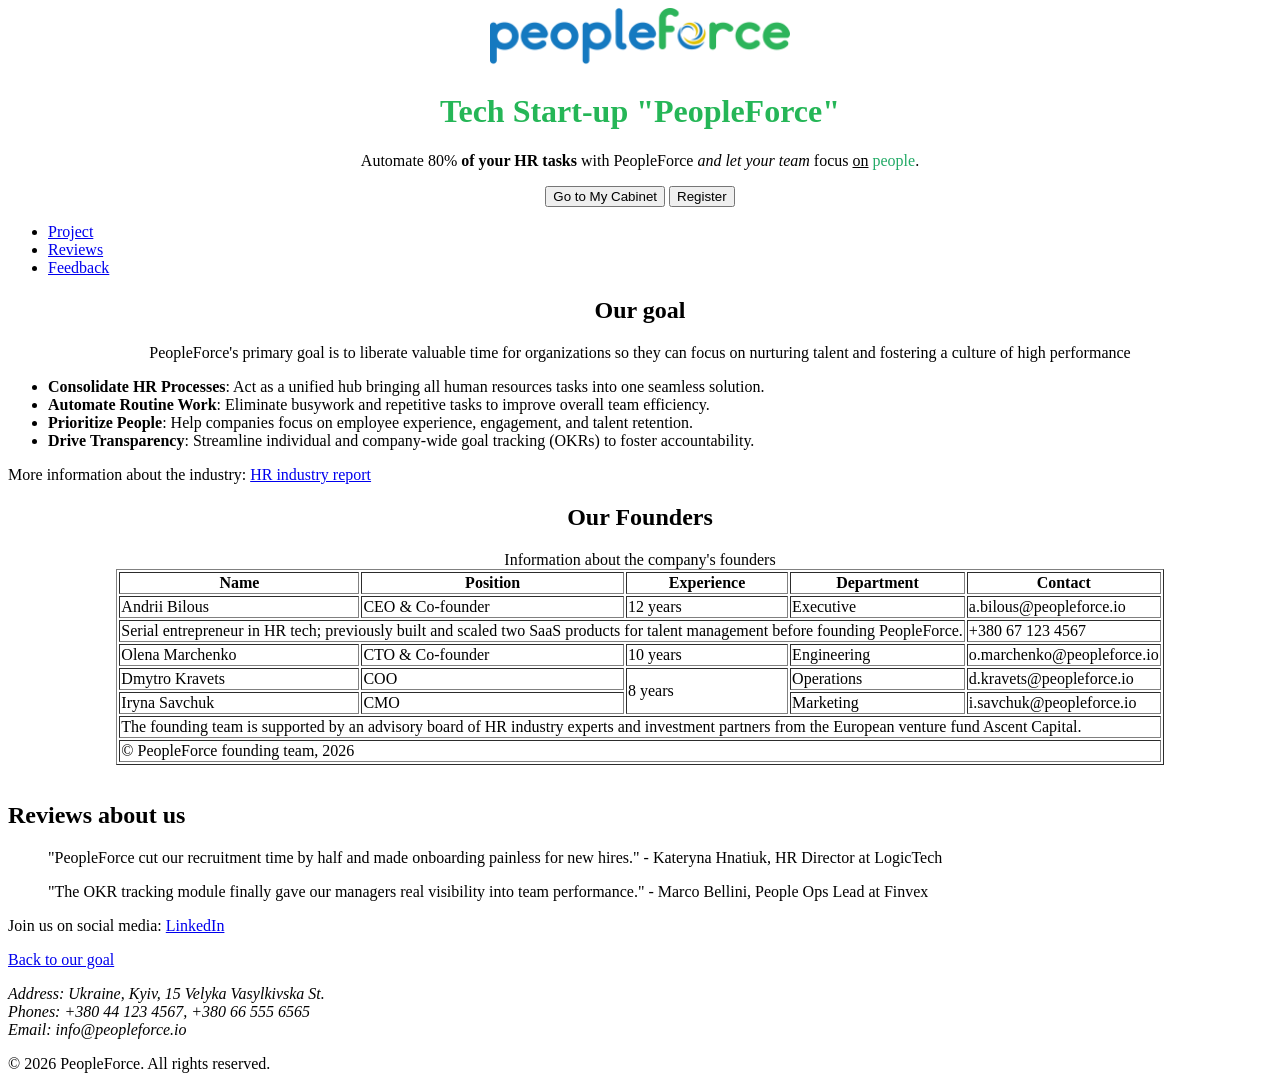
<file: index.html>
<!DOCTYPE html>
<html lang="uk">
    <head>
        <meta charset="UTF-8">
        <meta name="viewport" content="width=device-width, initial-scale=1.0">
        <title>Home - PeopleForce</title>
    </head>
    <body>

        <header class="header" align="center">
            <div class="logo_container">
                <img src="peopleforce.png" alt="Logo" width="300" height="60">
                <div class="logo_text">
                    <h1 style="color: rgb(37, 182, 87);">Tech Start-up "PeopleForce"</h1>
                </div>
            </div>
            <p>
                Automate 80%<b> of your HR tasks</b> with PeopleForce <i>and let </i>
                <em>your team </em>focus <u>on</u>
                <span style="color:#2a6;">people</span>.
            </p>
            <div class="nav-buttons">
                <a href="#"><button type="button">Go to My Cabinet</button></a>
                <a href="#"><button type="button">Register</button></a>
            </div>
        </header>
        
        <nav>
            <ul>
                <li><a href="projects.html">Project</a></li>
                <li><a href="index.html#reviews">Reviews</a></li>
                <li><a href="feedback.html">Feedback</a></li>
            </ul>
        </nav>

        <main>
            <article id="about">
                <div align="center">
                    <h2>Our goal</h2>
                    <p>
                        PeopleForce's primary goal is to liberate valuable time 
                        for organizations so they can focus on nurturing talent 
                        and fostering a culture of high performance
                    </p>
                </div>
                <ul align="left">
                    <li><b>Consolidate HR Processes</b>: Act as a unified hub bringing all human resources tasks into one seamless solution.</li>
                    <li><b>Automate Routine Work</b>: Eliminate busywork and repetitive tasks to improve overall team efficiency.</li>
                    <li><b>Prioritize People</b>: Help companies focus on employee experience, engagement, and talent retention.</li>
                    <li><b>Drive Transparency</b>: Streamline individual and company-wide goal tracking (OKRs) to foster accountability.</li>
                </ul>
                <p>More information about the industry: <a href="https://www.fortunebusinessinsights.com/human-resource-professional-services-market-115208" target="_blank" rel="noopener">HR industry report</a></p>
            </article>
            <article id="founders">
                <h2 align="center">Our Founders</h2>
                <table border="1" align="center">
                    <caption>Information about the company's founders</caption>
                    <thead>
                        <tr>
                            <th>Name</th>
                            <th>Position</th>
                            <th>Experience</th>
                            <th>Department</th>
                            <th>Contact</th>
                        </tr>
                    </thead>
                    <tbody>
                        <tr>
                            <td>Andrii Bilous</td>
                            <td>CEO &amp; Co-founder</td>
                            <td>12 years</td>
                            <td>Executive</td>
                            <td>a.bilous@peopleforce.io</td>
                        </tr>
                        <tr>
                            <td colspan="4">Serial entrepreneur in HR tech; previously built and scaled two SaaS products for talent management before founding PeopleForce.</td>
                            <td>+380 67 123 4567</td>
                        </tr>
                        <tr>
                            <td>Olena Marchenko</td>
                            <td>CTO &amp; Co-founder</td>
                            <td>10 years</td>
                            <td>Engineering</td>
                            <td>o.marchenko@peopleforce.io</td>
                        </tr>
                        <tr>
                            <td>Dmytro Kravets</td>
                            <td>COO</td>
                            <td rowspan="2">8 years</td>
                            <td>Operations</td>
                            <td>d.kravets@peopleforce.io</td>
                        </tr>
                        <tr>
                            <td>Iryna Savchuk</td>
                            <td>CMO</td>
                            <td>Marketing</td>
                            <td>i.savchuk@peopleforce.io</td>
                        </tr>
                        <tr>
                            <td colspan="5">The founding team is supported by an advisory board of HR industry experts and investment partners from the European venture fund Ascent Capital.</td>
                        </tr>
                    </tbody>

                    <tfoot>
                        <tr>
                            <td colspan="5">© PeopleForce founding team, 2026</td>
                        </tr>
                    </tfoot>
                </table>
                <br>
            </article>
            <aside id="reviews">
                <h2>Reviews about us</h2>
                <blockquote>"PeopleForce cut our recruitment time by half and made onboarding painless for new hires." - Kateryna Hnatiuk, HR Director at LogicTech</blockquote>
                <blockquote>"The OKR tracking module finally gave our managers real visibility into team performance." - Marco Bellini, People Ops Lead at Finvex</blockquote>
                <p>Join us on social media: <a href="https://www.linkedin.com/company/peopleforce" target="_blank" rel="noopener">LinkedIn</a></p>
                <p><a href="#about">Back to our goal</a></p>
            </aside>
        </main>
        <footer>
            <address>
                Address: Ukraine, Kyiv, 15 Velyka Vasylkivska St. <br>
                Phones: +380 44 123 4567, +380 66 555 6565 <br>
                Email: info@peopleforce.io
            </address>
            <p>&copy; 2026 PeopleForce. All rights reserved.</p>
        </footer>
    </body>
</html>
</file>
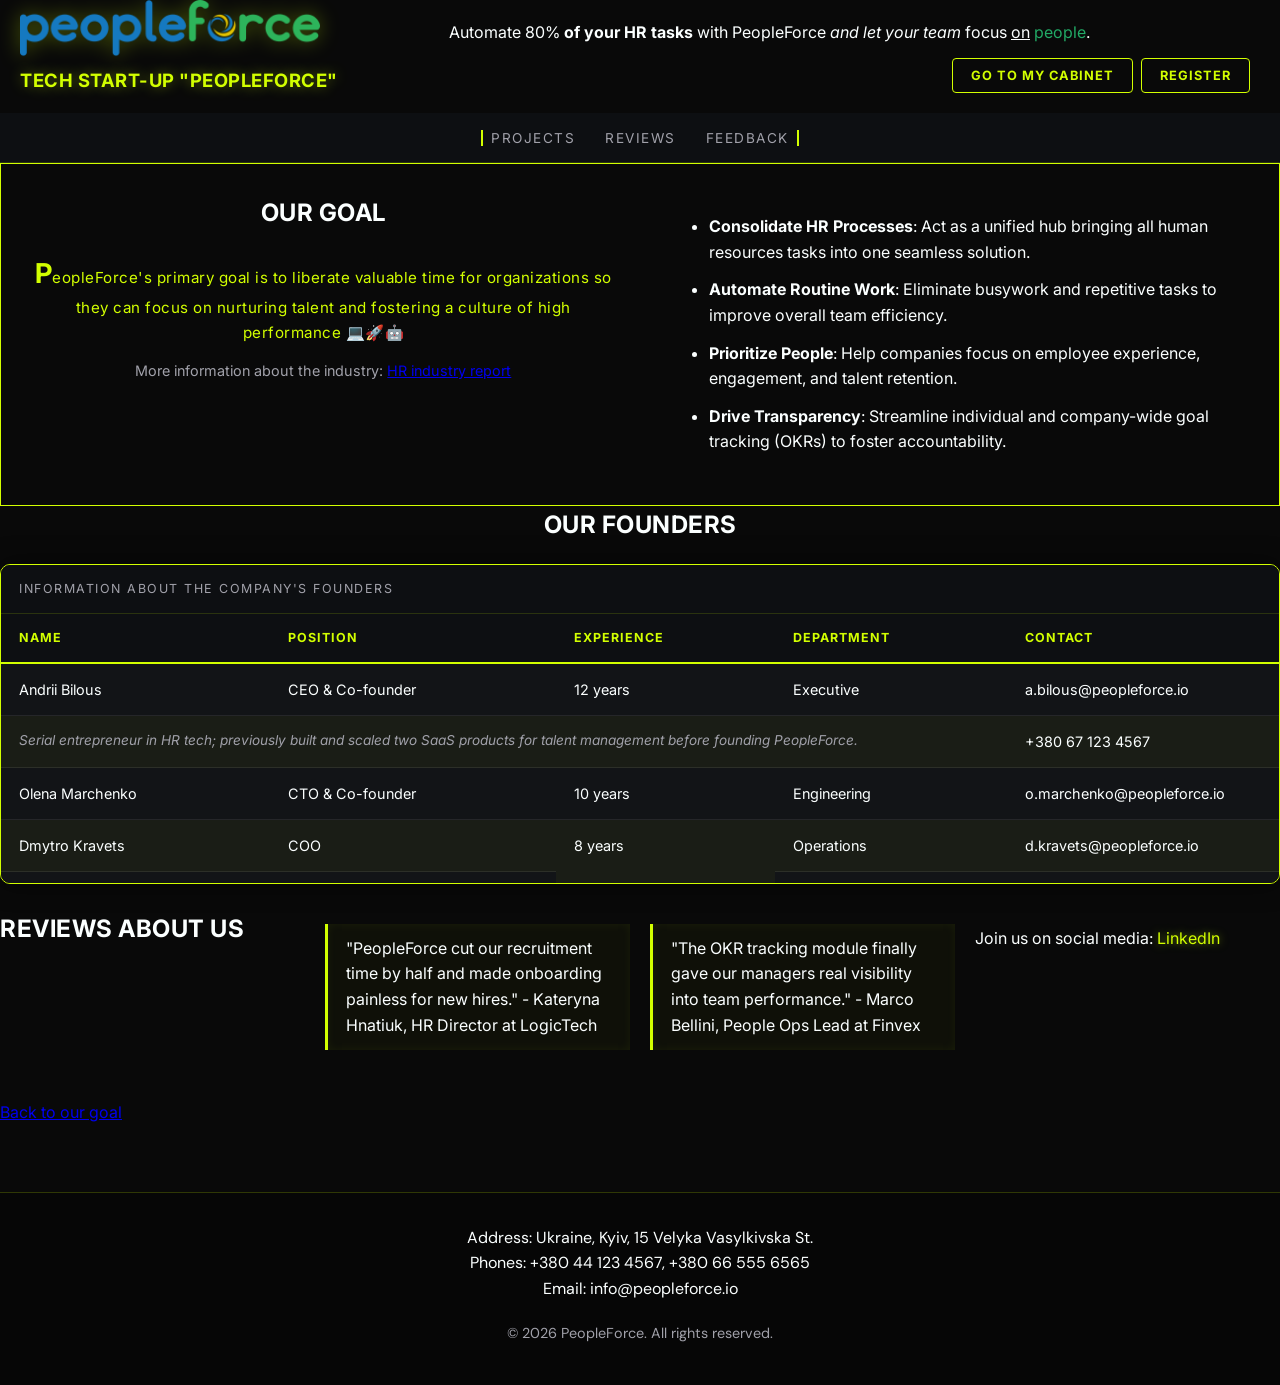
<file: lab2/index.html>
<!DOCTYPE html>
<html lang="en">
    <head>
        <meta charset="UTF-8">
        <meta name="viewport" content="width=device-width, initial-scale=1.0">
        <title>Home - PeopleForce</title>
        <link rel="preconnect" href="https://fonts.googleapis.com">
        <link rel="preconnect" href="https://fonts.gstatic.com" crossorigin>
        <link href="https://fonts.googleapis.com/css2?family=DM+Sans:ital,opsz,wght@0,9..40,100..1000;1,9..40,100..1000&family=Inter:wght@100..900&display=swap" rel="stylesheet">
        <link rel="stylesheet" href="style.css">

        <!-- Внутрішня таблиця стилів -->
        <style>
            body.page-home .header {
                position: relative;
            }

            /* Блок Розділу з описанням мети: немає зовнішніх відступів (margin: 0), є внутрішні (padding) */
            body.page-home #about {
                margin: 0;                      /* Немає зовнішніх відступів */
                padding: 30px;                  /* Наявні внутрішні відступи від рамки блоку */
                background-color: #090909;
                border: 1px solid #D2FF00;
            }

            /* Ліва колонка — опис мети */
            body.page-home #about .about-text {
                float: left;
                width: 48%;
            }

            body.page-home #about .about-text p {
                margin: 0 0 14px 0;
            }

            body.page-home #about .about-text p:last-child {
                margin-bottom: 0;
                font-size: 0.9rem;
                color: #a1a1aa;
            }

            /* Права колонка — список завдань */
            body.page-home #about ul {
                float: right;
                width: 46%;
                margin: 0;
                padding: 20px;
                box-sizing: border-box;
            }

            body.page-home #about ul li {
                margin-bottom: 12px;
            }

            body.page-home #about ul li:last-child {
                margin-bottom: 0;
            }

            body.page-home #about::after {
                content: "";
                display: block;
                clear: both;
            }

            /* емоджі */
            body.page-home #about p.goal-description::after {
                content: " 💻🚀🤖";
            }

            /* Grid-розмітка відгуків */
            body.page-home #reviews {
                display: grid;
                grid-template-columns: repeat(auto-fit, minmax(260px, 1fr));
                gap: 20px;
                align-items: start;
            }

            /* Смуга прокручування (overflow) для елемента з таблицею */
            body.page-home .table-scroll {
                max-height: 320px;
                overflow-y: scroll;
                overflow-x: auto;
                border: 1px solid #D2FF00;
                border-radius: 10px;
                box-shadow: 0 0 24px rgba(0, 0, 0, 0.6);
                scrollbar-width: thin;
                scrollbar-color: rgba(210, 255, 0, 0.4) #0d0f12;
            }

            body.page-home .table-scroll::-webkit-scrollbar {
                width: 10px;
            }
            body.page-home .table-scroll::-webkit-scrollbar-track {
                background: #0d0f12;
            }
            body.page-home .table-scroll::-webkit-scrollbar-thumb {
                background-color: rgba(210, 255, 0, 0.4);
                border-radius: 8px;
                border: 2px solid #0d0f12;
            }

            /* Початковий стан таблиці */
            body.page-home #founders table {
                width: 100%;
                border-collapse: collapse;
                background-color: #121417;
                transition: transform 0.5s ease-in-out;
                outline: none;
            }

            /* Стан фокусування (:focus) */
            body.page-home #founders table:focus {
                transform: translateX(2%);            /* Зсув праворуч на 2% від величини блоку */
                box-shadow: 0 0 0 2px #D2FF00;      /* Підсвічування рамки */
            }

            body.page-home #founders caption {
                caption-side: top;
                text-align: left;
                padding: 14px 18px;
                font-size: 0.78rem;
                letter-spacing: 1.5px;
                text-transform: uppercase;
                color: #a1a1aa;
                background-color: #0d0f12;
                border-bottom: 1px solid rgba(210, 255, 0, 0.15);
            }

            body.page-home #founders th {
                position: sticky;
                top: 0;
                z-index: 1;
                background-color: #0d0f12;
                color: #D2FF00;
                text-transform: uppercase;
                font-size: 0.78rem;
                letter-spacing: 1px;
                text-align: left;
                padding: 14px 18px;
                border-bottom: 2px solid #D2FF00;
            }

            body.page-home #founders td {
                padding: 14px 18px;
                font-size: 0.9rem;
                vertical-align: top;
                border-bottom: 1px solid rgba(255, 255, 255, 0.08);
            }

            body.page-home #founders tbody tr:nth-child(even) {
                background-color: rgba(210, 255, 0, 0.04);
            }

            body.page-home #founders tbody tr:hover {
                background-color: rgba(210, 255, 0, 0.1);
            }

            body.page-home #founders td[colspan] {
                color: #a1a1aa;
                font-style: italic;
                font-size: 0.85rem;
            }

            body.page-home #founders tfoot td {
                text-align: center;
                padding: 12px 18px;
                color: #71717a;
                font-size: 0.75rem;
                letter-spacing: 1.5px;
                text-transform: uppercase;
                background-color: #0d0f12;
                border-top: 1px solid rgba(210, 255, 0, 0.15);
                border-bottom: none;
            }

            /* Виділення тексту адреси/телефонів та підсилення шрифту/фону на 10% через 2 секунди */
            body.page-home footer address::selection {
                background-color: #D2FF00;
                color: #090909;
            }

            body.page-home footer address {
                display: inline-block;
                outline: none;
                border-radius: 4px;
                padding: 6px 12px;
                font-size: 1rem;
                background-color: transparent;
                transition: font-size 0.4s ease 2s,
                            background-color 0.4s ease 2s,
                            filter 0.4s ease 2s;
            }

            body.page-home footer address:focus,
            body.page-home footer address:active {
                font-size: 1.1rem; /* +10% */
                background-color: rgba(210, 255, 0, 0.15);
                filter: brightness(110%);
            }

            body.page-home nav ul li:first-child a {
                border-left: 2px solid #D2FF00;
                padding-left: 8px;
            }
            body.page-home nav ul li:last-child a {
                border-right: 2px solid #D2FF00;
                padding-right: 8px;
            }
        </style>
    </head>
    <body class="page-home">

        <header class="header" align="center">
            <div class="logo_container">
                <img src="peopleforce.png" alt="Logo" width="300" height="60">
                <div class="logo_text">
                    <h1 style="color: rgb(37, 182, 87);">Tech Start-up "PeopleForce"</h1>
                </div>
            </div>
            <p>
                Automate 80%<b> of your HR tasks</b> with PeopleForce <i>and let </i>
                <em>your team </em>focus <u>on</u>
                <span style="color:#2a6;">people</span>.
            </p>
            <div class="nav-buttons">
                <a href="#"><button type="button">Go to My Cabinet</button></a>
                <a href="#"><button type="button">Register</button></a>
            </div>
        </header>
        
        <nav>
            <ul>
                <li><a href="projects.html">Projects</a></li>
                <li><a href="index.html#reviews">Reviews</a></li>
                <li><a href="feedback.html">Feedback</a></li>
            </ul>
        </nav>

        <main>
            <article id="about">
                <div class="about-text" align="center">
                    <h2>Our goal</h2>
                    <p class="goal-description">
                        PeopleForce's primary goal is to liberate valuable time 
                        for organizations so they can focus on nurturing talent 
                        and fostering a culture of high performance
                    </p>
                    <p>More information about the industry: <a href="https://www.fortunebusinessinsights.com/human-resource-professional-services-market-115208" target="_blank" rel="noopener">HR industry report</a></p>
                </div>
                <ul align="left">
                    <li><b>Consolidate HR Processes</b>: Act as a unified hub bringing all human resources tasks into one seamless solution.</li>
                    <li><b>Automate Routine Work</b>: Eliminate busywork and repetitive tasks to improve overall team efficiency.</li>
                    <li><b>Prioritize People</b>: Help companies focus on employee experience, engagement, and talent retention.</li>
                    <li><b>Drive Transparency</b>: Streamline individual and company-wide goal tracking (OKRs) to foster accountability.</li>
                </ul>
            </article>
            <article id="founders">
                <h2 align="center">Our Founders</h2>
                <div class="table-scroll">
                <table tabindex="0">
                    <caption>Information about the company's founders</caption>
                    <thead>
                        <tr>
                            <th>Name</th>
                            <th>Position</th>
                            <th>Experience</th>
                            <th>Department</th>
                            <th>Contact</th>
                        </tr>
                    </thead>
                    <tbody>
                        <tr>
                            <td>Andrii Bilous</td>
                            <td>CEO &amp; Co-founder</td>
                            <td>12 years</td>
                            <td>Executive</td>
                            <td>a.bilous@peopleforce.io</td>
                        </tr>
                        <tr>
                            <td colspan="4">Serial entrepreneur in HR tech; previously built and scaled two SaaS products for talent management before founding PeopleForce.</td>
                            <td>+380 67 123 4567</td>
                        </tr>
                        <tr>
                            <td>Olena Marchenko</td>
                            <td>CTO &amp; Co-founder</td>
                            <td>10 years</td>
                            <td>Engineering</td>
                            <td>o.marchenko@peopleforce.io</td>
                        </tr>
                        <tr>
                            <td>Dmytro Kravets</td>
                            <td>COO</td>
                            <td rowspan="2">8 years</td>
                            <td>Operations</td>
                            <td>d.kravets@peopleforce.io</td>
                        </tr>
                        <tr>
                            <td>Iryna Savchuk</td>
                            <td>CMO</td>
                            <td>Marketing</td>
                            <td>i.savchuk@peopleforce.io</td>
                        </tr>
                        <tr>
                            <td colspan="5">The founding team is supported by an advisory board of HR industry experts and investment partners from the European venture fund Ascent Capital.</td>
                        </tr>
                    </tbody>

                    <tfoot>
                        <tr>
                            <td colspan="5">© PeopleForce founding team, 2026</td>
                        </tr>
                    </tfoot>
                </table>
                </div>
                <br>
            </article>
            <aside id="reviews">
                <h2>Reviews about us</h2>
                <blockquote>"PeopleForce cut our recruitment time by half and made onboarding painless for new hires." - Kateryna Hnatiuk, HR Director at LogicTech</blockquote>
                <blockquote>"The OKR tracking module finally gave our managers real visibility into team performance." - Marco Bellini, People Ops Lead at Finvex</blockquote>
                <p>Join us on social media: <a href="https://www.linkedin.com/company/peopleforce" target="_blank" rel="noopener">LinkedIn</a></p>
                <p><a href="#about">Back to our goal</a></p>
            </aside>
        </main>
        <footer>
            <address tabindex="0">
                Address: Ukraine, Kyiv, 15 Velyka Vasylkivska St. <br>
                Phones: +380 44 123 4567, +380 66 555 6565 <br>
                Email: info@peopleforce.io
            </address>
            <p>&copy; 2026 PeopleForce. All rights reserved.</p>
        </footer>
    </body>
</html>
</file>
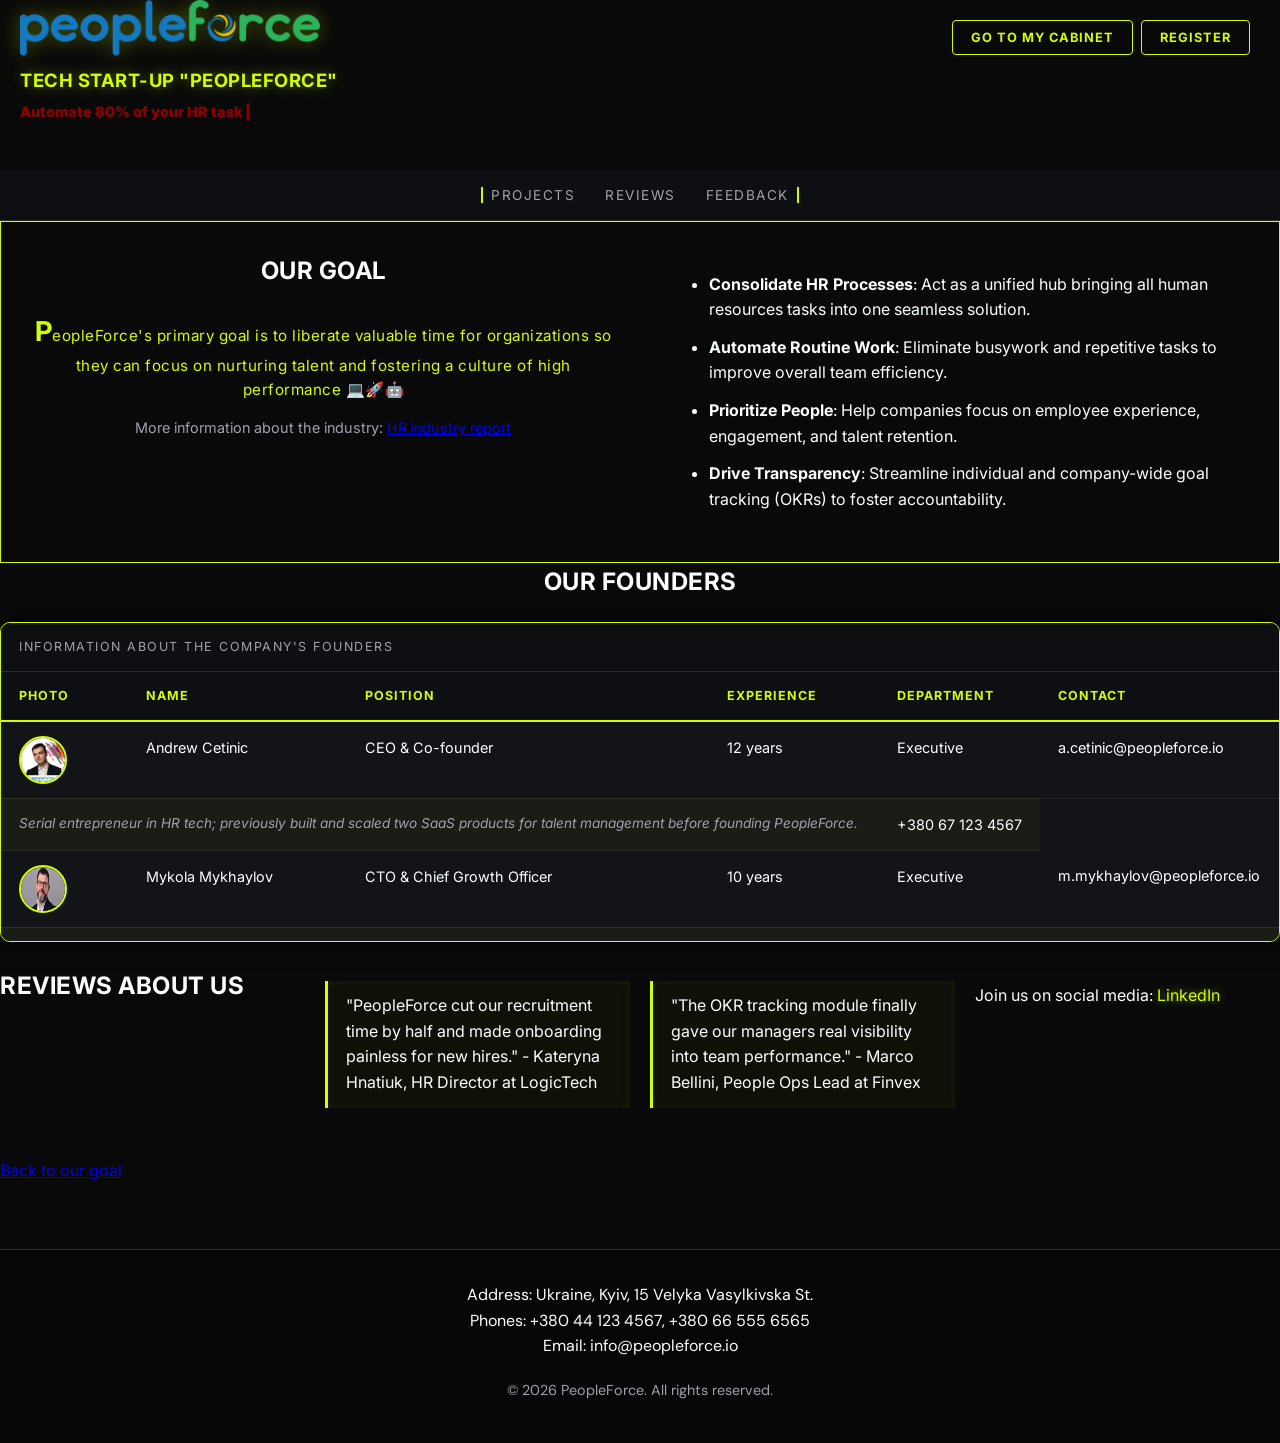
<file: lab4/index.html>
<!DOCTYPE html>
<html lang="en">
    <head>
        <meta charset="UTF-8">
        <meta name="viewport" content="width=device-width, initial-scale=1.0">
        <title>Home - PeopleForce</title>
        <link rel="preconnect" href="https://fonts.googleapis.com">
        <link rel="preconnect" href="https://fonts.gstatic.com" crossorigin>
        <link href="https://fonts.googleapis.com/css2?family=DM+Sans:ital,opsz,wght@0,9..40,100..1000;1,9..40,100..1000&family=Inter:wght@100..900&display=swap" rel="stylesheet">
        <link rel="stylesheet" href="style.css">
        <script src="index.js" defer></script>

        <!-- Внутрішня таблиця стилів -->
        <style>
            body.page-home .header {
                position: relative;
            }

            /* Блок Розділу з описанням мети: немає зовнішніх відступів (margin: 0), є внутрішні (padding) */
            body.page-home #about {
                margin: 0;                      /* Немає зовнішніх відступів */
                padding: 30px;                  /* Наявні внутрішні відступи від рамки блоку */
                background-color: #090909;
                border: 1px solid #D2FF00;
            }

            /* Ліва колонка — опис мети */
            body.page-home #about .about-text {
                float: left;
                width: 48%;
            }

            body.page-home #about .about-text p {
                margin: 0 0 14px 0;
            }

            body.page-home #about .about-text p:last-child {
                margin-bottom: 0;
                font-size: 0.9rem;
                color: #a1a1aa;
            }

            /* Права колонка — список завдань */
            body.page-home #about ul {
                float: right;
                width: 46%;
                margin: 0;
                padding: 20px;
                box-sizing: border-box;
            }

            body.page-home #about ul li {
                margin-bottom: 12px;
            }

            body.page-home #about ul li:last-child {
                margin-bottom: 0;
            }

            body.page-home #about::after {
                content: "";
                display: block;
                clear: both;
            }

            /* емоджі */
            body.page-home #about p.goal-description::after {
                content: " 💻🚀🤖";
            }

            /* Grid-розмітка відгуків */
            body.page-home #reviews {
                display: grid;
                grid-template-columns: repeat(auto-fit, minmax(260px, 1fr));
                gap: 20px;
                align-items: start;
            }

            /* Смуга прокручування (overflow) для елемента з таблицею */
            body.page-home .table-scroll {
                max-height: 320px;
                overflow-y: scroll;
                overflow-x: auto;
                border: 1px solid #D2FF00;
                border-radius: 10px;
                box-shadow: 0 0 24px rgba(0, 0, 0, 0.6);
                scrollbar-width: thin;
                scrollbar-color: rgba(210, 255, 0, 0.4) #0d0f12;
            }

            body.page-home .table-scroll::-webkit-scrollbar {
                width: 10px;
            }
            body.page-home .table-scroll::-webkit-scrollbar-track {
                background: #0d0f12;
            }
            body.page-home .table-scroll::-webkit-scrollbar-thumb {
                background-color: rgba(210, 255, 0, 0.4);
                border-radius: 8px;
                border: 2px solid #0d0f12;
            }

            /* Початковий стан таблиці */
            body.page-home #founders table {
                width: 100%;
                border-collapse: collapse;
                background-color: #121417;
                transition: transform 0.5s ease-in-out;
                outline: none;
            }

            /* Стан фокусування (:focus) */
            body.page-home #founders table:focus {
                transform: translateX(2%);            /* Зсув праворуч на 2% від величини блоку */
                box-shadow: 0 0 0 2px #D2FF00;      /* Підсвічування рамки */
            }

            body.page-home #founders caption {
                caption-side: top;
                text-align: left;
                padding: 14px 18px;
                font-size: 0.78rem;
                letter-spacing: 1.5px;
                text-transform: uppercase;
                color: #a1a1aa;
                background-color: #0d0f12;
                border-bottom: 1px solid rgba(210, 255, 0, 0.15);
            }

            body.page-home #founders th {
                position: sticky;
                top: 0;
                z-index: 1;
                background-color: #0d0f12;
                color: #D2FF00;
                text-transform: uppercase;
                font-size: 0.78rem;
                letter-spacing: 1px;
                text-align: left;
                padding: 14px 18px;
                border-bottom: 2px solid #D2FF00;
            }

            body.page-home #founders td {
                padding: 14px 18px;
                font-size: 0.9rem;
                vertical-align: top;
                border-bottom: 1px solid rgba(255, 255, 255, 0.08);
            }

            body.page-home #founders tbody tr:nth-child(even) {
                background-color: rgba(210, 255, 0, 0.04);
            }

            body.page-home #founders tbody tr:hover {
                background-color: rgba(210, 255, 0, 0.1);
            }

            body.page-home #founders td[colspan] {
                color: #a1a1aa;
                font-style: italic;
                font-size: 0.85rem;
            }

            body.page-home #founders tfoot td {
                text-align: center;
                padding: 12px 18px;
                color: #71717a;
                font-size: 0.75rem;
                letter-spacing: 1.5px;
                text-transform: uppercase;
                background-color: #0d0f12;
                border-top: 1px solid rgba(210, 255, 0, 0.15);
                border-bottom: none;
            }

            body.page-home #founders .founder-photo {
                border-radius: 50%;
                border: 2px solid #D2FF00;
                vertical-align: middle;
                margin-right: 10px;
                cursor: pointer;
            }

            /* Виділення тексту адреси/телефонів та підсилення шрифту/фону на 10% через 2 секунди */
            body.page-home footer address::selection {
                background-color: #D2FF00;
                color: #090909;
            }

            body.page-home footer address {
                display: inline-block;
                outline: none;
                border-radius: 4px;
                padding: 6px 12px;
                font-size: 1rem;
                background-color: transparent;
                transition: font-size 0.4s ease 2s,
                            background-color 0.4s ease 2s,
                            filter 0.4s ease 2s;
            }

            body.page-home footer address:focus,
            body.page-home footer address:active {
                font-size: 1.1rem; /* +10% */
                background-color: rgba(210, 255, 0, 0.15);
                filter: brightness(110%);
            }

            body.page-home nav ul li:first-child a {
                border-left: 2px solid #D2FF00;
                padding-left: 8px;
            }
            body.page-home nav ul li:last-child a {
                border-right: 2px solid #D2FF00;
                padding-right: 8px;
            }
        </style>
    </head>
    <body class="page-home">

    <header class="header">
        <div class="logo_container">
            <img src="peopleforce.png" alt="Logo" width="300" height="60">
            <div class="logo_text">
                <h1>Tech Start-up "PeopleForce"</h1>
                <div id="motto">Automate 80% of your HR tasks with PeopleForce and let your team focus on people.</div>
            </div>
        </div>
        <div class="nav-buttons">
            <a href="#"><button type="button">Go to My Cabinet</button></a>
            <a href="#"><button type="button">Register</button></a>
        </div>
    </header>
        
        <nav>
            <ul>
                <li><a href="projects.html">Projects</a></li>
                <li><a href="index.html#reviews">Reviews</a></li>
                <li><a href="feedback.html">Feedback</a></li>
            </ul>
        </nav>

        <main>
            <article id="about">
                <div class="about-text" align="center">
                    <h2>Our goal</h2>
                    <p class="goal-description">
                        PeopleForce's primary goal is to liberate valuable time 
                        for organizations so they can focus on nurturing talent 
                        and fostering a culture of high performance
                    </p>
                    <p>More information about the industry: <a href="https://www.fortunebusinessinsights.com/human-resource-professional-services-market-115208" target="_blank" rel="noopener">HR industry report</a></p>
                </div>
                <ul align="left">
                    <li><b>Consolidate HR Processes</b>: Act as a unified hub bringing all human resources tasks into one seamless solution.</li>
                    <li><b>Automate Routine Work</b>: Eliminate busywork and repetitive tasks to improve overall team efficiency.</li>
                    <li><b>Prioritize People</b>: Help companies focus on employee experience, engagement, and talent retention.</li>
                    <li><b>Drive Transparency</b>: Streamline individual and company-wide goal tracking (OKRs) to foster accountability.</li>
                </ul>
            </article>
            <article id="founders">
                <h2 align="center">Our Founders</h2>
                <div class="table-scroll">
                <table tabindex="0">
                    <caption>Information about the company's founders</caption>
                    <thead>
                        <tr>
                            <th>Photo</th>
                            <th>Name</th>
                            <th>Position</th>
                            <th>Experience</th>
                            <th>Department</th>
                            <th>Contact</th>
                        </tr>
                    </thead>
                    <tbody>
                        <tr>
                            <td>
                                <img class="founder-photo" src="founder1.jpg" alt="Andrew Cetinic" width="48" height="48">
                            </td>
                            <td>Andrew Cetinic</td>
                            <td>CEO &amp; Co-founder</td>
                            <td>12 years</td>
                            <td>Executive</td>
                            <td>a.cetinic@peopleforce.io</td>
                        </tr>
                        <tr>
                            <td colspan="4">Serial entrepreneur in HR tech; previously built and scaled two SaaS products for talent management before founding PeopleForce.</td>
                            <td>+380 67 123 4567</td>
                        </tr>
                        <tr>
                            <td>
                                <img class="founder-photo" src="founder2.jpg" alt="Mykola Mykhaylov" width="48" height="48">
                            </td>
                            <td>Mykola Mykhaylov</td>
                            <td>CTO &amp; Chief Growth Officer</td>
                            <td>10 years</td>
                            <td>Executive</td>
                            <td>m.mykhaylov@peopleforce.io</td>
                        </tr>
                        <tr>
                            <td>
                                <img class="founder-photo" src="founder3.jpg" alt="Roksolana Yazun" width="48" height="48">
                            </td>
                            <td>Roksolana Yazun</td>
                            <td>QA Team Lead</td>
                            <td rowspan="2">8 years</td>
                            <td>Operations</td>
                            <td>r.yazun@peopleforce.io</td>
                        </tr>
                        <tr>
                            <td>
                                <img class="founder-photo" src="founder4.png" alt="Ivan Mishura" width="48" height="48">
                            </td>
                            <td>Ivan Mishura</td>
                            <td>Sales Development Representative</td>
                            <td>Marketing</td>
                            <td>i.mishura@peopleforce.io</td>
                        </tr>
                        <tr>
                            <td colspan="5">The founding team is supported by an advisory board of HR industry experts and investment partners from the European venture fund Ascent Capital.</td>
                        </tr>
                    </tbody>

                    <tfoot>
                        <tr>
                            <td colspan="5">© PeopleForce founding team, 2026</td>
                        </tr>
                    </tfoot>
                </table>
                </div>
                <br>
            </article>
            <aside id="reviews">
                <h2>Reviews about us</h2>
                <blockquote>"PeopleForce cut our recruitment time by half and made onboarding painless for new hires." - Kateryna Hnatiuk, HR Director at LogicTech</blockquote>
                <blockquote>"The OKR tracking module finally gave our managers real visibility into team performance." - Marco Bellini, People Ops Lead at Finvex</blockquote>
                <p>Join us on social media: <a href="https://www.linkedin.com/company/peopleforce" target="_blank" rel="noopener">LinkedIn</a></p>
                <p><a href="#about">Back to our goal</a></p>
            </aside>
        </main>
        <footer>
            <address tabindex="0">
                Address: Ukraine, Kyiv, 15 Velyka Vasylkivska St. <br>
                Phones: +380 44 123 4567, +380 66 555 6565 <br>
                Email: info@peopleforce.io
            </address>
            <p>&copy; 2026 PeopleForce. All rights reserved.</p>
        </footer>
    </body>
</html>
</file>
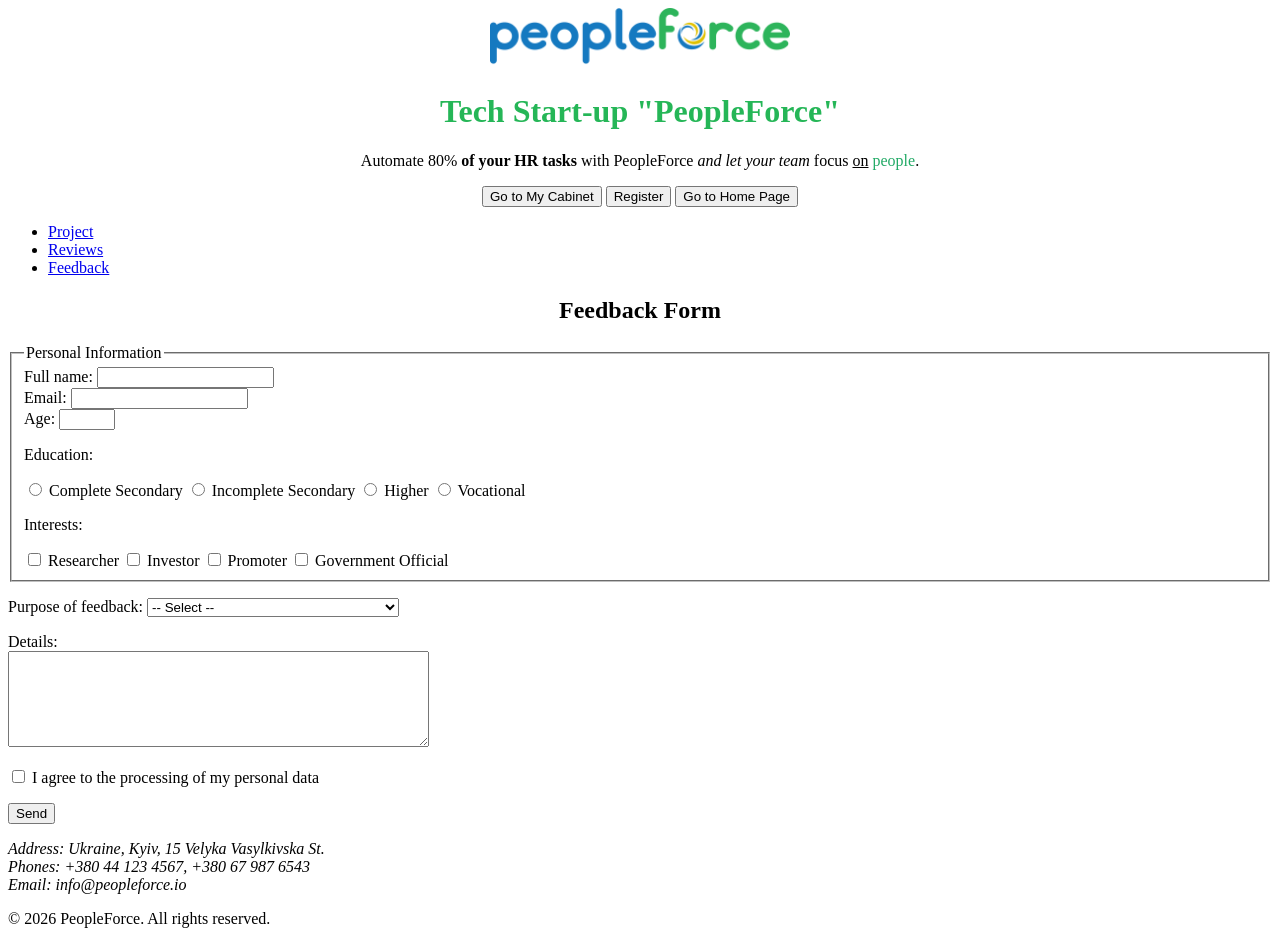
<file: feedback.html>
<!DOCTYPE html>
<html lang="en">
<head>
    <meta charset="UTF-8">
    <meta name="viewport" content="width=device-width, initial-scale=1.0">
    <title>Feedback - PeopleForce</title>
</head>
<body>
    <header class="header" align="center">
        <div class="logo_container">
            <img src="peopleforce.png" alt="Logo" width="300" height="60">
            <div class="logo_text">
                <h1 style="color: rgb(37, 182, 87);">Tech Start-up "PeopleForce"</h1>
            </div>
        </div>
        <p>
            Automate 80%<b> of your HR tasks</b> with PeopleForce <i>and let </i>
            <em>your team </em>focus <u>on</u>
            <span style="color:#2a6;">people</span>.
        </p>
        <div class="nav-buttons">
            <a href="#"><button type="button">Go to My Cabinet</button></a>
            <a href="#"><button type="button">Register</button></a>
            <a href="index.html"><button type="button">Go to Home Page</button></a>
        </div>
    </header>
        
    <nav>
        <ul>
            <li><a href="projects.html">Project</a></li>
            <li><a href="index.html#reviews">Reviews</a></li>
            <li><a href="feedback.html">Feedback</a></li>
        </ul>
    </nav>

    <main>
        <h2 align="center">Feedback Form</h2>
        <form action="#" method="post">

            <fieldset>
                <legend>Personal Information</legend>

                <div>
                    <label for="fullname">Full name:</label>
                    <input type="text" id="fullname" name="fullname" required>
                </div>

                <div>
                    <label for="email">Email:</label>
                    <input type="email" id="email" name="email" required>
                </div>

                <div>
                    <label for="age">Age:</label>
                    <input type="number" id="age" name="age" min="1" max="120">
                </div>

                <p>Education:</p>
                <input type="radio" id="edu1" name="education" value="complete-secondary">
                <label for="edu1">Complete Secondary</label>

                <input type="radio" id="edu2" name="education" value="incomplete-secondary">
                <label for="edu2">Incomplete Secondary</label>

                <input type="radio" id="edu3" name="education" value="higher">
                <label for="edu3">Higher</label>

                <input type="radio" id="edu4" name="education" value="vocational">
                <label for="edu4">Vocational</label>

                <p>Interests:</p>
                <input type="checkbox" id="int1" name="interests" value="researcher">
                <label for="int1">Researcher</label>

                <input type="checkbox" id="int2" name="interests" value="investor">
                <label for="int2">Investor</label>

                <input type="checkbox" id="int3" name="interests" value="promoter">
                <label for="int3">Promoter</label>

                <input type="checkbox" id="int4" name="interests" value="government-official">
                <label for="int4">Government Official</label>
            </fieldset>

            <p>
                <label for="purpose">Purpose of feedback:</label>
                <select id="purpose" name="purpose" required>
                    <option value="">-- Select --</option>
                    <option value="cooperation">Cooperation</option>
                    <option value="ip-violation">Intellectual property violation complaint</option>
                    <option value="proposal">Proposal</option>
                    <option value="bug-report">Bug report</option>
                </select>
            </p>

            <p>
                <label for="details">Details:</label><br>
                <textarea id="details" name="details" rows="6" cols="50" maxlength="500"></textarea>
            </p>

            <p>
                <input type="checkbox" id="consent" name="consent" required>
                <label for="consent">I agree to the processing of my personal data</label>
            </p>

            <p>
                <button type="submit">Send</button>
            </p>

        </form>
    </main>
    <footer>
        <address>
            Address: Ukraine, Kyiv, 15 Velyka Vasylkivska St. <br>
            Phones: +380 44 123 4567, +380 67 987 6543 <br>
            Email: info@peopleforce.io
        </address>
        <p>&copy; 2026 PeopleForce. All rights reserved.</p>
    </footer>
</body>
</html>
</file>
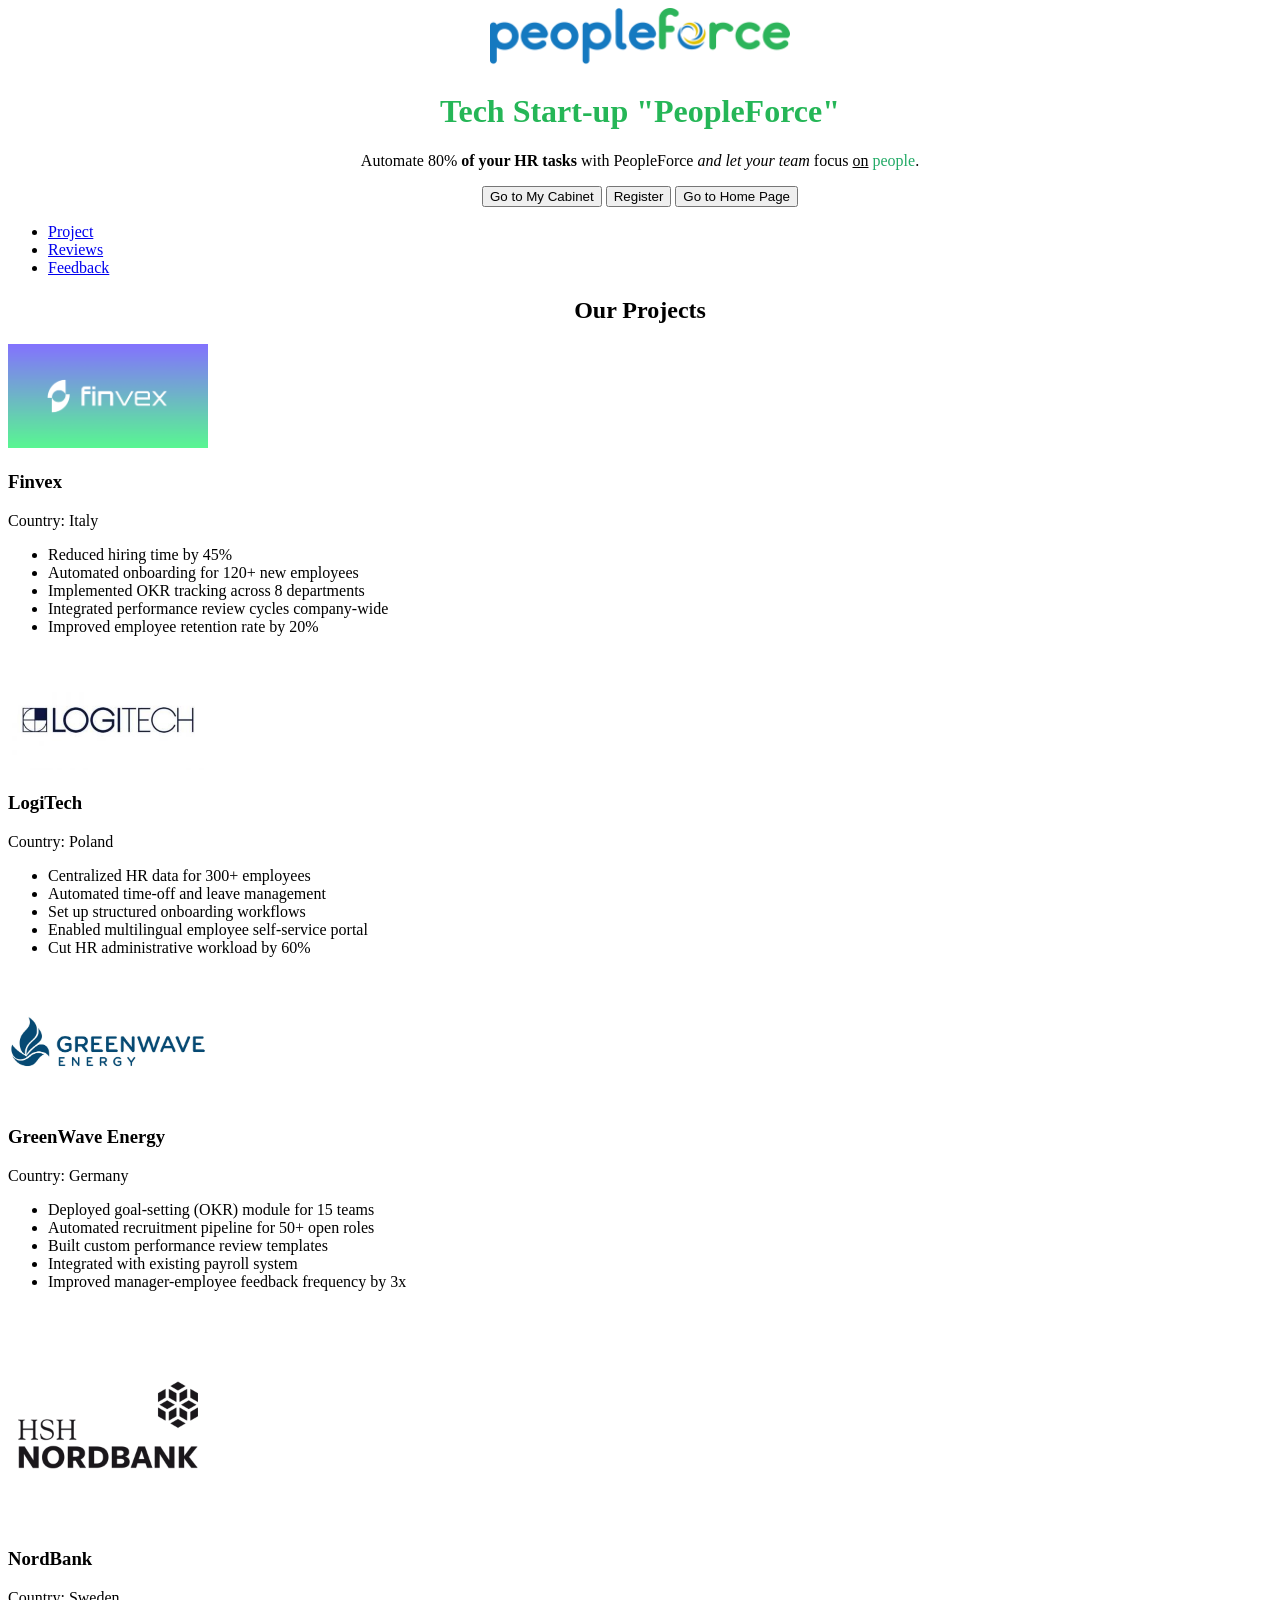
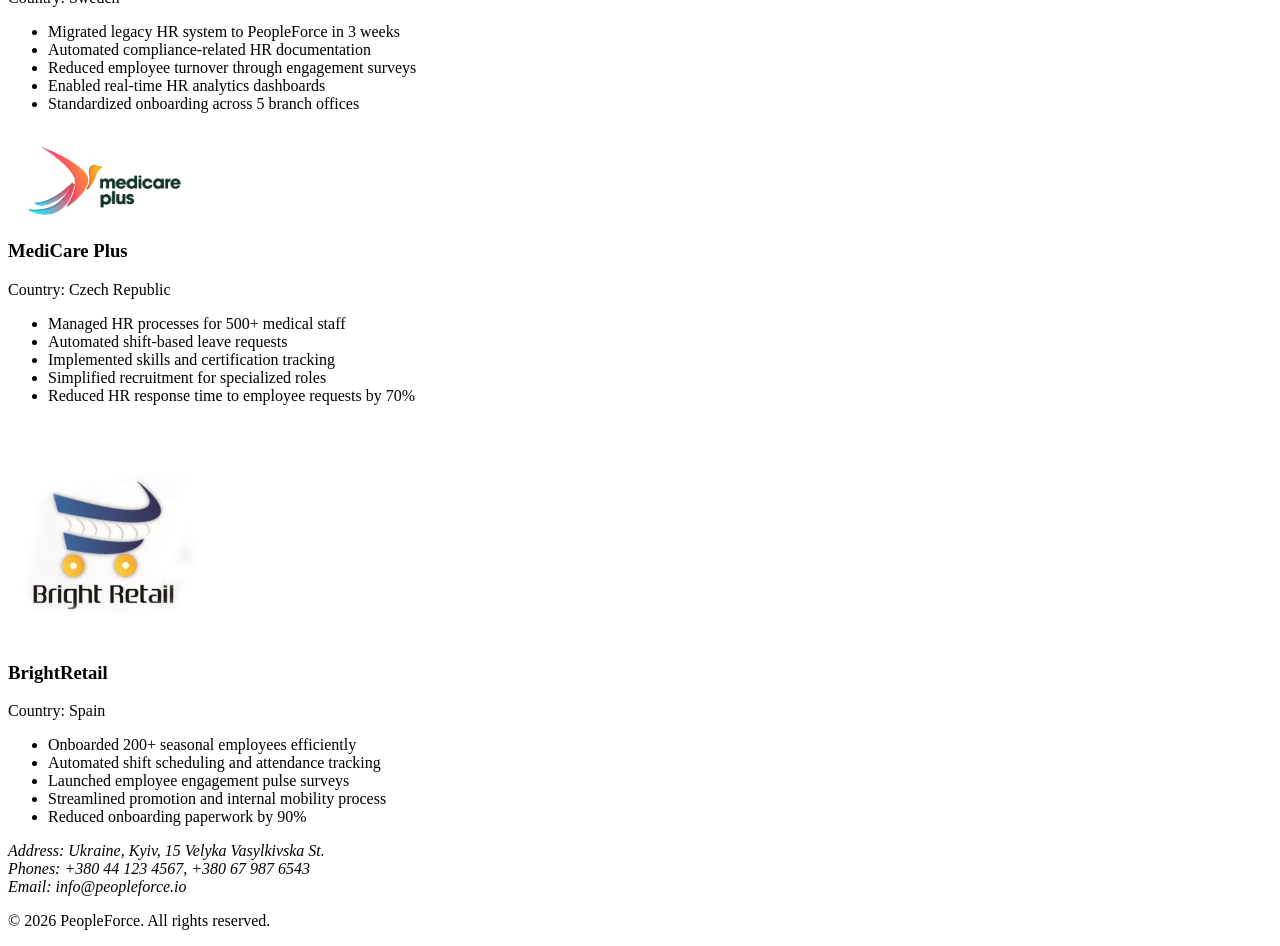
<file: projects.html>
<!DOCTYPE html>
<html lang="en">
<head>
    <meta charset="UTF-8">
    <meta name="viewport" content="width=device-width, initial-scale=1.0">
    <title>Projects - PeopleForce</title>
</head>
<body>
    <header class="header" align="center">
        <div class="logo_container">
            <img src="peopleforce.png" alt="Logo" width="300" height="60">
            <div class="logo_text">
                <h1 style="color: rgb(37, 182, 87);">Tech Start-up "PeopleForce"</h1>
            </div>
        </div>
        <p>
            Automate 80%<b> of your HR tasks</b> with PeopleForce <i>and let </i>
            <em>your team </em>focus <u>on</u>
            <span style="color:#2a6;">people</span>.
        </p>
        <div class="nav-buttons">
            <a href="#"><button type="button">Go to My Cabinet</button></a>
            <a href="#"><button type="button">Register</button></a>
            <a href="index.html"><button type="button">Go to Home Page</button></a>
        </div>
    </header>
        
    <nav>
        <ul>
            <li><a href="projects.html">Project</a></li>
            <li><a href="index.html#reviews">Reviews</a></li>
            <li><a href="feedback.html">Feedback</a></li>
        </ul>
    </nav>

    <main>
    <h2 align="center">Our Projects</h2>
            <article class="project-card">
                <img src="finvex.png" alt="Finvex client project" width="200">
                <h3>Finvex</h3>
                <p>Country: Italy</p>
                <ul>
                    <li>Reduced hiring time by 45%</li>
                    <li>Automated onboarding for 120+ new employees</li>
                    <li>Implemented OKR tracking across 8 departments</li>
                    <li>Integrated performance review cycles company-wide</li>
                    <li>Improved employee retention rate by 20%</li>
                </ul>
            </article>
            <br>
            <article class="project-card">
                <img src="logitech.jpg" alt="LogicTech client project" width="200">
                <h3>LogiTech</h3>
                <p>Country: Poland</p>
                <ul>
                    <li>Centralized HR data for 300+ employees</li>
                    <li>Automated time-off and leave management</li>
                    <li>Set up structured onboarding workflows</li>
                    <li>Enabled multilingual employee self-service portal</li>
                    <li>Cut HR administrative workload by 60%</li>
                </ul>
            </article>
            <br>
            <article class="project-card">
                <img src="greenwave.jpg" alt="GreenWave client project" width="200">
                <h3>GreenWave Energy</h3>
                <p>Country: Germany</p>
                <ul>
                    <li>Deployed goal-setting (OKR) module for 15 teams</li>
                    <li>Automated recruitment pipeline for 50+ open roles</li>
                    <li>Built custom performance review templates</li>
                    <li>Integrated with existing payroll system</li>
                    <li>Improved manager-employee feedback frequency by 3x</li>
                </ul>
            </article>
            <br>
            <article class="project-card">
                <img src="nordbank.png" alt="NordBank client project" width="200">
                <h3>NordBank</h3>
                <p>Country: Sweden</p>
                <ul>
                    <li>Migrated legacy HR system to PeopleForce in 3 weeks</li>
                    <li>Automated compliance-related HR documentation</li>
                    <li>Reduced employee turnover through engagement surveys</li>
                    <li>Enabled real-time HR analytics dashboards</li>
                    <li>Standardized onboarding across 5 branch offices</li>
                </ul>
            </article>
            <br>
            <article class="project-card">
                <img src="medicare.png" alt="MediCare Plus client project" width="200">
                <h3>MediCare Plus</h3>
                <p>Country: Czech Republic</p>
                <ul>
                    <li>Managed HR processes for 500+ medical staff</li>
                    <li>Automated shift-based leave requests</li>
                    <li>Implemented skills and certification tracking</li>
                    <li>Simplified recruitment for specialized roles</li>
                    <li>Reduced HR response time to employee requests by 70%</li>
                </ul>
            </article>
            <br>
            <article class="project-card">
                <img src="retail.jpg" alt="BrightRetail client project" width="200">
                <h3>BrightRetail</h3>
                <p>Country: Spain</p>
                <ul>
                    <li>Onboarded 200+ seasonal employees efficiently</li>
                    <li>Automated shift scheduling and attendance tracking</li>
                    <li>Launched employee engagement pulse surveys</li>
                    <li>Streamlined promotion and internal mobility process</li>
                    <li>Reduced onboarding paperwork by 90%</li>
                </ul>
            </article>
        </main>
 
        <footer>
            <address>
                Address: Ukraine, Kyiv, 15 Velyka Vasylkivska St. <br>
                Phones: +380 44 123 4567, +380 67 987 6543 <br>
                Email: info@peopleforce.io
            </address>
            <p>&copy; 2026 PeopleForce. All rights reserved.</p>
        </footer>
</body>
</html>
</file>
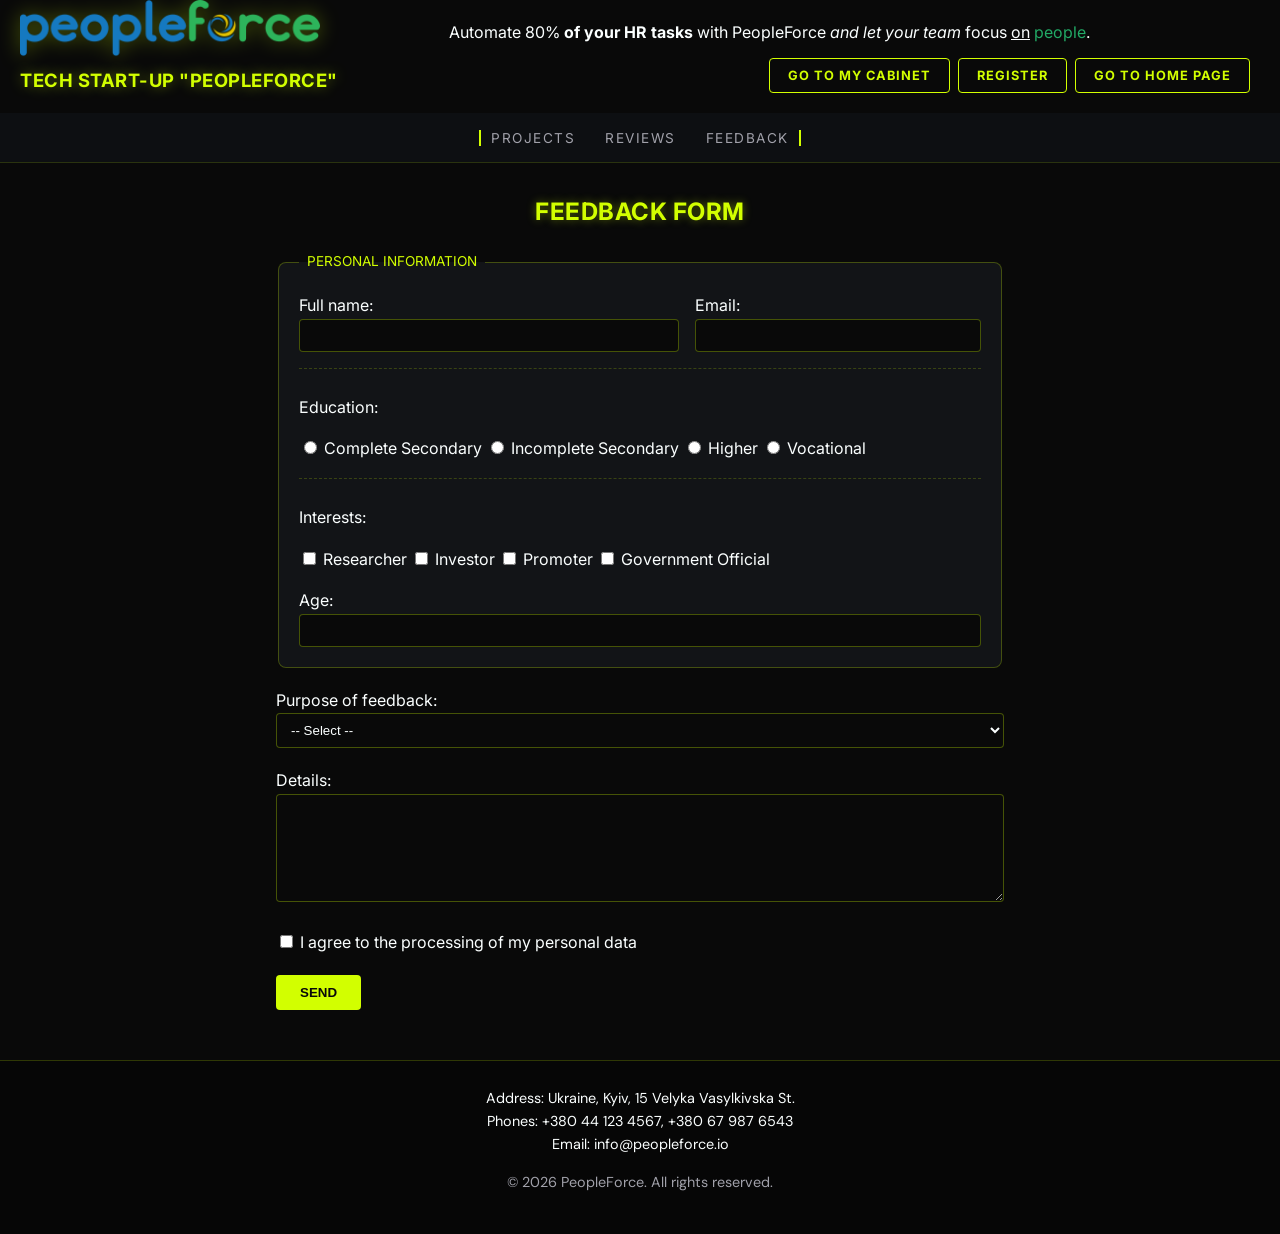
<file: lab2/feedback.html>
<!DOCTYPE html>
<html lang="en">
<head>
    <meta charset="UTF-8">
    <meta name="viewport" content="width=device-width, initial-scale=1.0">
    <title>Feedback - PeopleForce</title>
    <link rel="preconnect" href="https://fonts.googleapis.com">
    <link rel="preconnect" href="https://fonts.gstatic.com" crossorigin>
    <link href="https://fonts.googleapis.com/css2?family=DM+Sans:ital,opsz,wght@0,9..40,100..1000;1,9..40,100..1000&family=Inter:wght@100..900&display=swap" rel="stylesheet">

    <link rel="stylesheet" href="style.css">

</head>
<body class="page-feedback">
    <header class="header" align="center">
        <div class="logo_container">
            <img src="peopleforce.png" alt="Logo" width="300" height="60">
            <div class="logo_text">
                <h1 style="color: rgb(37, 182, 87);">Tech Start-up "PeopleForce"</h1>
            </div>
        </div>
        <p>
            Automate 80%<b> of your HR tasks</b> with PeopleForce <i>and let </i>
            <em>your team </em>focus <u>on</u>
            <span style="color:#2a6;">people</span>.
        </p>
        <div class="nav-buttons">
            <a href="#"><button type="button">Go to My Cabinet</button></a>
            <a href="#"><button type="button">Register</button></a>
            <a href="index.html"><button type="button">Go to Home Page</button></a>
        </div>
    </header>
        
    <nav>
        <ul>
            <li><a href="projects.html">Projects</a></li>
            <li><a href="index.html#reviews">Reviews</a></li>
            <li><a href="feedback.html">Feedback</a></li>
        </ul>
    </nav>

    <main>
        <h2 align="center">Feedback Form</h2>
        <form action="#" method="post">

            <fieldset>
                <legend>Personal Information</legend>

                <div class="field-fullname">
                    <label for="fullname">Full name:</label><br>
                    <input type="text" id="fullname" name="fullname" required>
                </div>

                <div class="field-email">
                    <label for="email">Email:</label><br>
                    <input type="email" id="email" name="email" required>
                </div>

                <div class="field-age">
                    <label for="age">Age:</label><br>
                    <input type="number" id="age" name="age" min="1" max="120">
                </div>

                <div class="field-education">
                    <p>Education:</p>
                    <label><input type="radio" id="edu1" name="education" value="complete-secondary"> Complete Secondary</label>
                    <label><input type="radio" id="edu2" name="education" value="incomplete-secondary"> Incomplete Secondary</label>
                    <label><input type="radio" id="edu3" name="education" value="higher"> Higher</label>
                    <label><input type="radio" id="edu4" name="education" value="vocational"> Vocational</label>
                </div>

                <div class="field-interests">
                    <p>Interests:</p>
                    <label><input type="checkbox" id="int1" name="interests" value="researcher"> Researcher</label>
                    <label><input type="checkbox" id="int2" name="interests" value="investor"> Investor</label>
                    <label><input type="checkbox" id="int3" name="interests" value="promoter"> Promoter</label>
                    <label><input type="checkbox" id="int4" name="interests" value="government-official"> Government Official</label>
                </div>
            </fieldset>

            <div class="field-purpose">
                <label for="purpose">Purpose of feedback:</label><br>
                <select id="purpose" name="purpose" required>
                    <option value="">-- Select --</option>
                    <option value="cooperation">Cooperation</option>
                    <option value="ip-violation">Intellectual property violation complaint</option>
                    <option value="proposal">Proposal</option>
                    <option value="bug-report">Bug report</option>
                </select>
            </div>

            <div class="field-details">
                <label for="details">Details:</label><br>
                <textarea id="details" name="details" rows="6" maxlength="500"></textarea>
            </div>

            <div class="field-consent">
                <label for="consent">
                    <input type="checkbox" id="consent" name="consent" required>
                    I agree to the processing of my personal data
                </label>
            </div>

            <div class="field-submit">
                <button type="submit">Send</button>
            </div>

        </form>
    </main>

    <footer>
        <address>
            Address: Ukraine, Kyiv, 15 Velyka Vasylkivska St. <br>
            Phones: +380 44 123 4567, +380 67 987 6543 <br>
            Email: info@peopleforce.io
        </address>
        <p>&copy; 2026 PeopleForce. All rights reserved.</p>
    </footer>
</body>
</html>
</file>
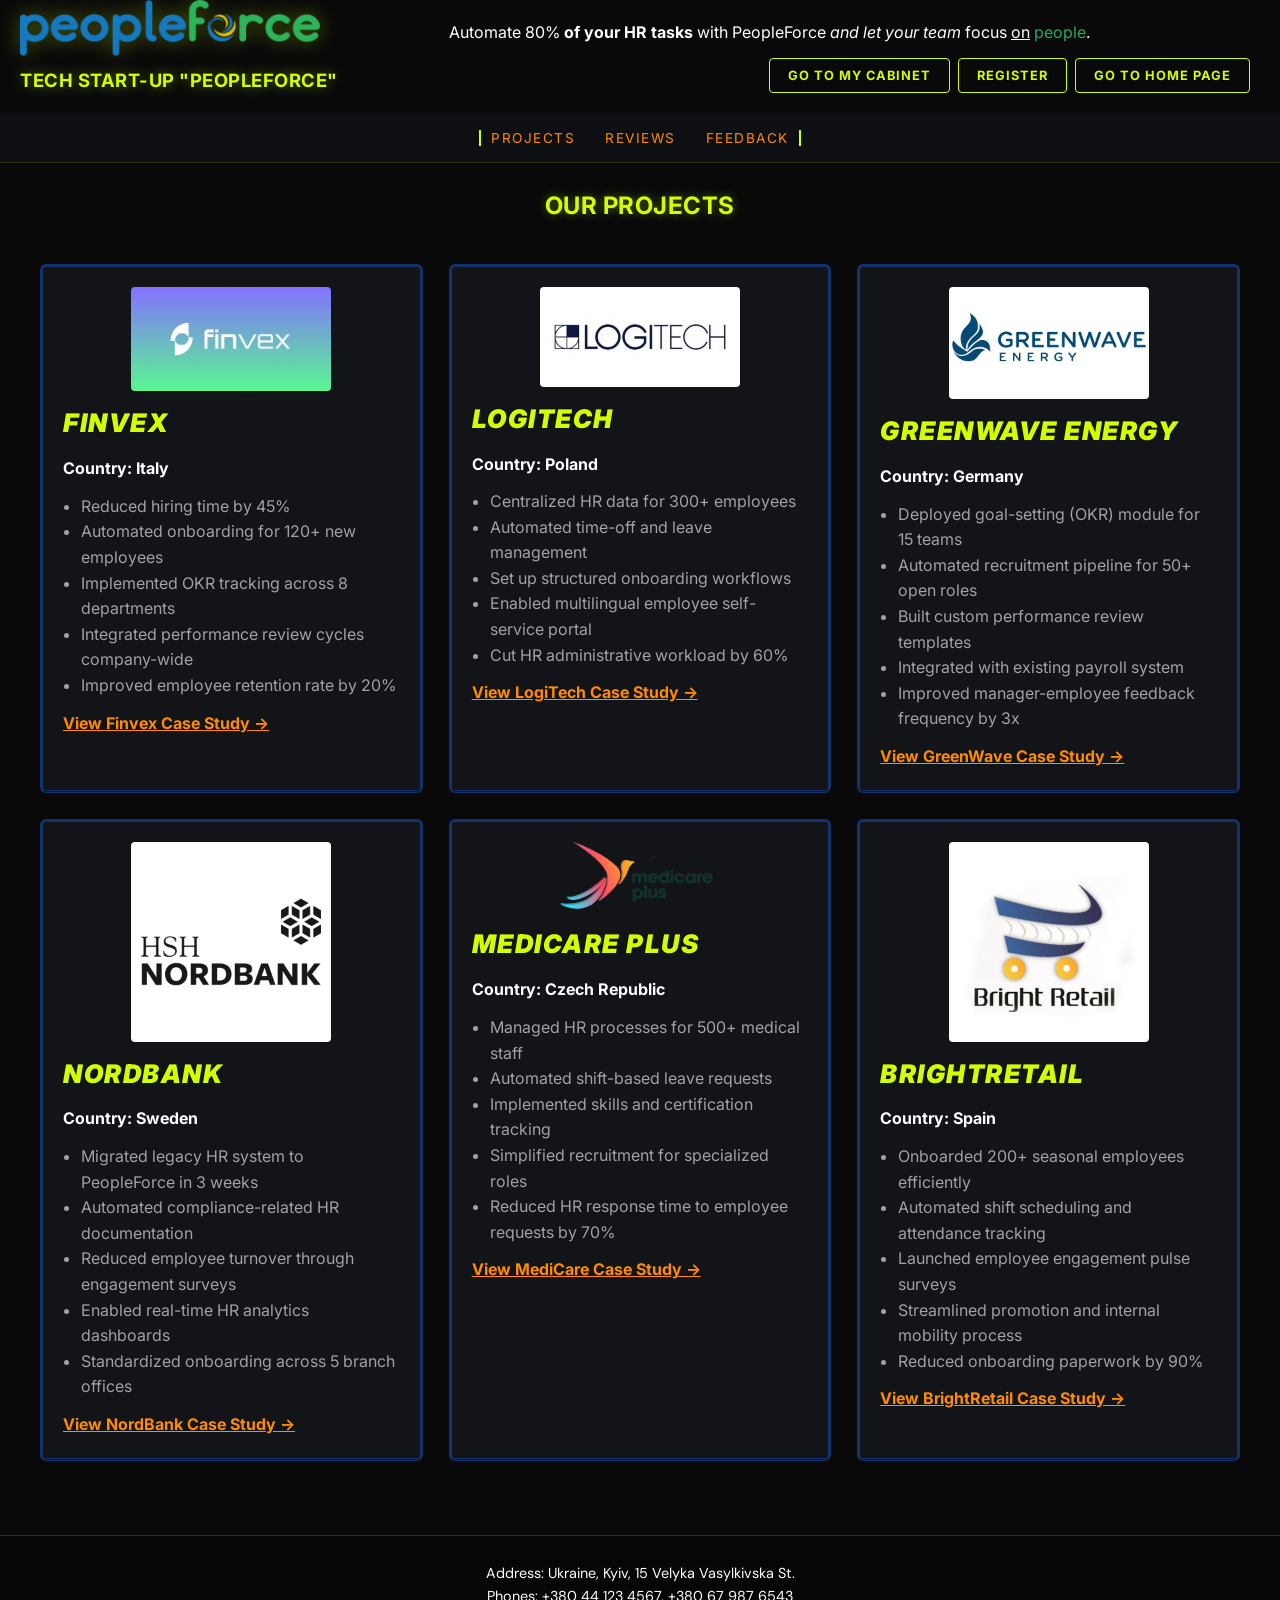
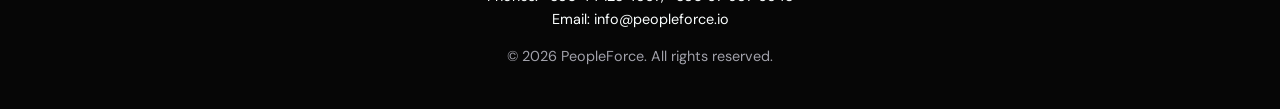
<file: lab2/projects.html>
<!DOCTYPE html>
<html lang="en">
<head>
    <meta charset="UTF-8">
    <meta name="viewport" content="width=device-width, initial-scale=1.0">
    <title>Projects - PeopleForce</title>
    <link rel="preconnect" href="https://fonts.googleapis.com">
    <link rel="preconnect" href="https://fonts.gstatic.com" crossorigin>
    <link href="https://fonts.googleapis.com/css2?family=DM+Sans:ital,opsz,wght@0,9..40,100..1000;1,9..40,100..1000&family=Inter:wght@100..900&display=swap" rel="stylesheet">
    <link rel="stylesheet" href="style.css">
</head>
<body class="page-projects">
    <header class="header" align="center">
        <div class="logo_container">
            <img src="peopleforce.png" alt="Logo" width="300" height="60">
            <div class="logo_text">
                <h1 style="color: rgb(37, 182, 87);">Tech Start-up "PeopleForce"</h1>
            </div>
        </div>
        <p>
            Automate 80%<b> of your HR tasks</b> with PeopleForce <i>and let </i>
            <em>your team </em>focus <u>on</u>
            <span style="color:#2a6;">people</span>.
        </p>
        <div class="nav-buttons">
            <a href="https://app.peopleforce.io/login" target="_blank"><button type="button">Go to My Cabinet</button></a>
            <a href="https://app.peopleforce.io/register" target="_blank"><button type="button">Register</button></a>
            <a href="index.html"><button type="button">Go to Home Page</button></a>
        </div>
    </header>
        
    <nav>
        <ul>
            <li><a href="projects.html">Projects</a></li>
            <li><a href="index.html#reviews">Reviews</a></li>
            <li><a href="feedback.html">Feedback</a></li>
        </ul>
    </nav>

    <main>
        <h2 align="center">Our Projects</h2>
        <article class="project-card">
            <img src="finvex.png" alt="Finvex client project" width="200">
            <h3>Finvex</h3>
            <p>Country: Italy</p>
            <ul>
                <li>Reduced hiring time by 45%</li>
                <li>Automated onboarding for 120+ new employees</li>
                <li>Implemented OKR tracking across 8 departments</li>
                <li>Integrated performance review cycles company-wide</li>
                <li>Improved employee retention rate by 20%</li>
            </ul>
            <p><a href="https://example.com/case-finvex" target="_blank" class="project-link">View Finvex Case Study &rarr;</a></p>
        </article>
        <article class="project-card">
            <img src="logitech.jpg" alt="LogicTech client project" width="200">
            <h3>LogiTech</h3>
            <p>Country: Poland</p>
            <ul>
                <li>Centralized HR data for 300+ employees</li>
                <li>Automated time-off and leave management</li>
                <li>Set up structured onboarding workflows</li>
                <li>Enabled multilingual employee self-service portal</li>
                <li>Cut HR administrative workload by 60%</li>
            </ul>
            <p><a href="https://example.com/case-logitech" target="_blank" class="project-link">View LogiTech Case Study &rarr;</a></p>
        </article>
        <article class="project-card">
            <img src="greenwave.jpg" alt="GreenWave client project" width="200">
            <h3>GreenWave Energy</h3>
            <p>Country: Germany</p>
            <ul>
                <li>Deployed goal-setting (OKR) module for 15 teams</li>
                <li>Automated recruitment pipeline for 50+ open roles</li>
                <li>Built custom performance review templates</li>
                <li>Integrated with existing payroll system</li>
                <li>Improved manager-employee feedback frequency by 3x</li>
            </ul>
            <p><a href="https://example.com/case-greenwave" target="_blank" class="project-link">View GreenWave Case Study &rarr;</a></p>
        </article>
        <article class="project-card">
            <img src="nordbank.png" alt="NordBank client project" width="200">
            <h3>NordBank</h3>
            <p>Country: Sweden</p>
            <ul>
                <li>Migrated legacy HR system to PeopleForce in 3 weeks</li>
                <li>Automated compliance-related HR documentation</li>
                <li>Reduced employee turnover through engagement surveys</li>
                <li>Enabled real-time HR analytics dashboards</li>
                <li>Standardized onboarding across 5 branch offices</li>
            </ul>
            <p><a href="https://example.com/case-nordbank" target="_blank" class="project-link">View NordBank Case Study &rarr;</a></p>
        </article>
        <article class="project-card">
            <img src="medicare.png" alt="MediCare Plus client project" width="200">
            <h3>MediCare Plus</h3>
            <p>Country: Czech Republic</p>
            <ul>
                <li>Managed HR processes for 500+ medical staff</li>
                <li>Automated shift-based leave requests</li>
                <li>Implemented skills and certification tracking</li>
                <li>Simplified recruitment for specialized roles</li>
                <li>Reduced HR response time to employee requests by 70%</li>
            </ul>
            <p><a href="https://example.com/case-medicare" target="_blank" class="project-link">View MediCare Case Study &rarr;</a></p>
        </article>
        <article class="project-card">
            <img src="retail.jpg" alt="BrightRetail client project" width="200">
            <h3>BrightRetail</h3>
            <p>Country: Spain</p>
            <ul>
                <li>Onboarded 200+ seasonal employees efficiently</li>
                <li>Automated shift scheduling and attendance tracking</li>
                <li>Launched employee engagement pulse surveys</li>
                <li>Streamlined promotion and internal mobility process</li>
                <li>Reduced onboarding paperwork by 90%</li>
            </ul>
            <p><a href="https://example.com/case-brightretail" target="_blank" class="project-link">View BrightRetail Case Study &rarr;</a></p>
        </article>
    </main>

    <footer>
        <address>
            Address: Ukraine, Kyiv, 15 Velyka Vasylkivska St. <br>
            Phones: +380 44 123 4567, +380 67 987 6543 <br>
            Email: info@peopleforce.io
        </address>
        <p>&copy; 2026 PeopleForce. All rights reserved.</p>
    </footer>
</body>
</html>
</file>
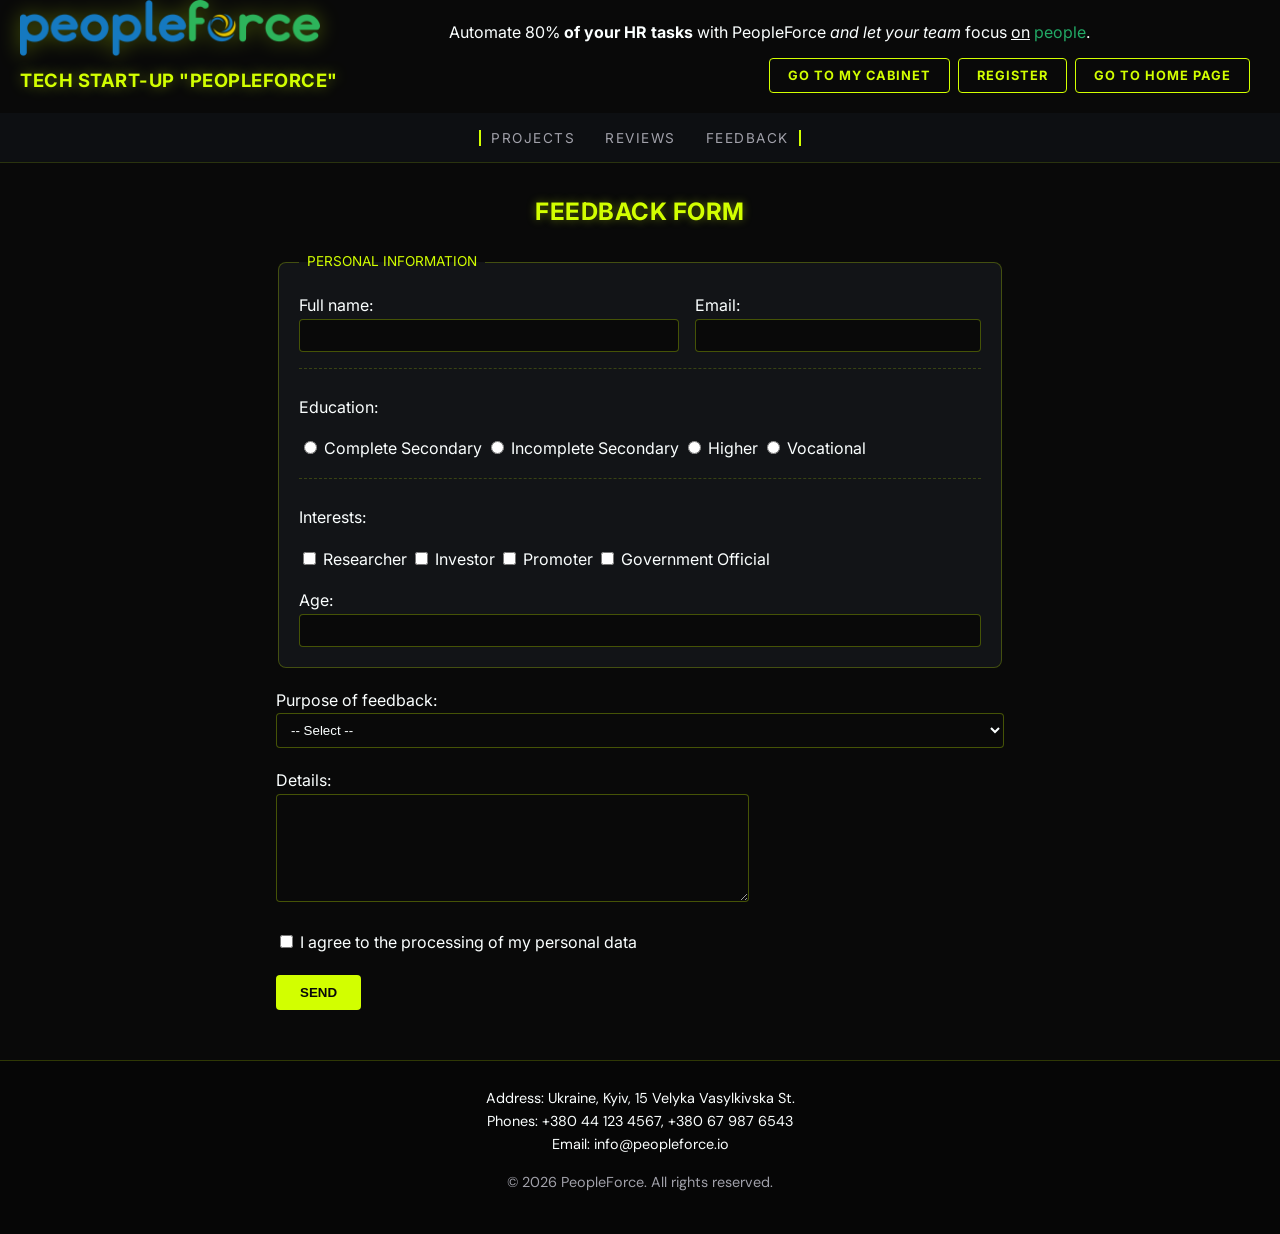
<file: lab4/feedback.html>
<!DOCTYPE html>
<html lang="en">
<head>
    <meta charset="UTF-8">
    <meta name="viewport" content="width=device-width, initial-scale=1.0">
    <title>Feedback - PeopleForce</title>
    <link rel="preconnect" href="https://fonts.googleapis.com">
    <link rel="preconnect" href="https://fonts.gstatic.com" crossorigin>
    <link href="https://fonts.googleapis.com/css2?family=DM+Sans:ital,opsz,wght@0,9..40,100..1000;1,9..40,100..1000&family=Inter:wght@100..900&display=swap" rel="stylesheet">

    <link rel="stylesheet" href="style.css">
    <script src="feedback.js" defer></script>

</head>
<body class="page-feedback">
    <header class="header" align="center">
        <div class="logo_container">
            <img src="peopleforce.png" alt="Logo" width="300" height="60">
            <div class="logo_text">
                <h1 style="color: rgb(37, 182, 87);">Tech Start-up "PeopleForce"</h1>
            </div>
        </div>
        <p>
            Automate 80%<b> of your HR tasks</b> with PeopleForce <i>and let </i>
            <em>your team </em>focus <u>on</u>
            <span style="color:#2a6;">people</span>.
        </p>
        <div class="nav-buttons">
            <a href="#"><button type="button">Go to My Cabinet</button></a>
            <a href="#"><button type="button">Register</button></a>
            <a href="index.html"><button type="button">Go to Home Page</button></a>
        </div>
    </header>
        
    <nav>
        <ul>
            <li><a href="projects.html">Projects</a></li>
            <li><a href="index.html#reviews">Reviews</a></li>
            <li><a href="feedback.html">Feedback</a></li>
        </ul>
    </nav>

    <main>
        <h2 align="center">Feedback Form</h2>
        <form action="#" method="post">

            <fieldset>
                <legend>Personal Information</legend>

                <div class="field-fullname">
                    <label for="fullname">Full name:</label><br>
                    <input type="text" id="fullname" name="fullname" required>
                </div>

                <div class="field-email">
                    <label for="email">Email:</label><br>
                    <input type="email" id="email" name="email" required>
                </div>

                <div class="field-age">
                    <label for="age">Age:</label><br>
                    <input type="number" id="age" name="age" min="1" max="120">
                </div>

                <div class="field-education">
                    <p>Education:</p>
                    <label><input type="radio" id="edu1" name="education" value="complete-secondary"> Complete Secondary</label>
                    <label><input type="radio" id="edu2" name="education" value="incomplete-secondary"> Incomplete Secondary</label>
                    <label><input type="radio" id="edu3" name="education" value="higher"> Higher</label>
                    <label><input type="radio" id="edu4" name="education" value="vocational"> Vocational</label>
                </div>

                <div class="field-interests">
                    <p>Interests:</p>
                    <label><input type="checkbox" id="int1" name="interests" value="researcher"> Researcher</label>
                    <label><input type="checkbox" id="int2" name="interests" value="investor"> Investor</label>
                    <label><input type="checkbox" id="int3" name="interests" value="promoter"> Promoter</label>
                    <label><input type="checkbox" id="int4" name="interests" value="government-official"> Government Official</label>
                </div>
            </fieldset>

            <div class="field-purpose">
                <label for="purpose">Purpose of feedback:</label><br>
                <select id="purpose" name="purpose" required>
                    <option value="">-- Select --</option>
                    <option value="cooperation">Cooperation</option>
                    <option value="ip-violation">Intellectual property violation complaint</option>
                    <option value="proposal">Proposal</option>
                    <option value="bug-report">Bug report</option>
                </select>
            </div>

            <div class="field-details">
                <label for="details">Details:</label><br>
                <div class="details-wrap">
                    <textarea id="details" name="details" rows="6" maxlength="500"></textarea>
                </div>
            </div>

            <div class="field-consent">
                <label for="consent">
                    <input type="checkbox" id="consent" name="consent" required>
                    I agree to the processing of my personal data
                </label>
            </div>

            <div class="field-submit">
                <button type="submit">Send</button>
            </div>

        </form>
    </main>

    <footer>
        <address>
            Address: Ukraine, Kyiv, 15 Velyka Vasylkivska St. <br>
            Phones: +380 44 123 4567, +380 67 987 6543 <br>
            Email: info@peopleforce.io
        </address>
        <p>&copy; 2026 PeopleForce. All rights reserved.</p>
    </footer>
</body>
</html>
</file>
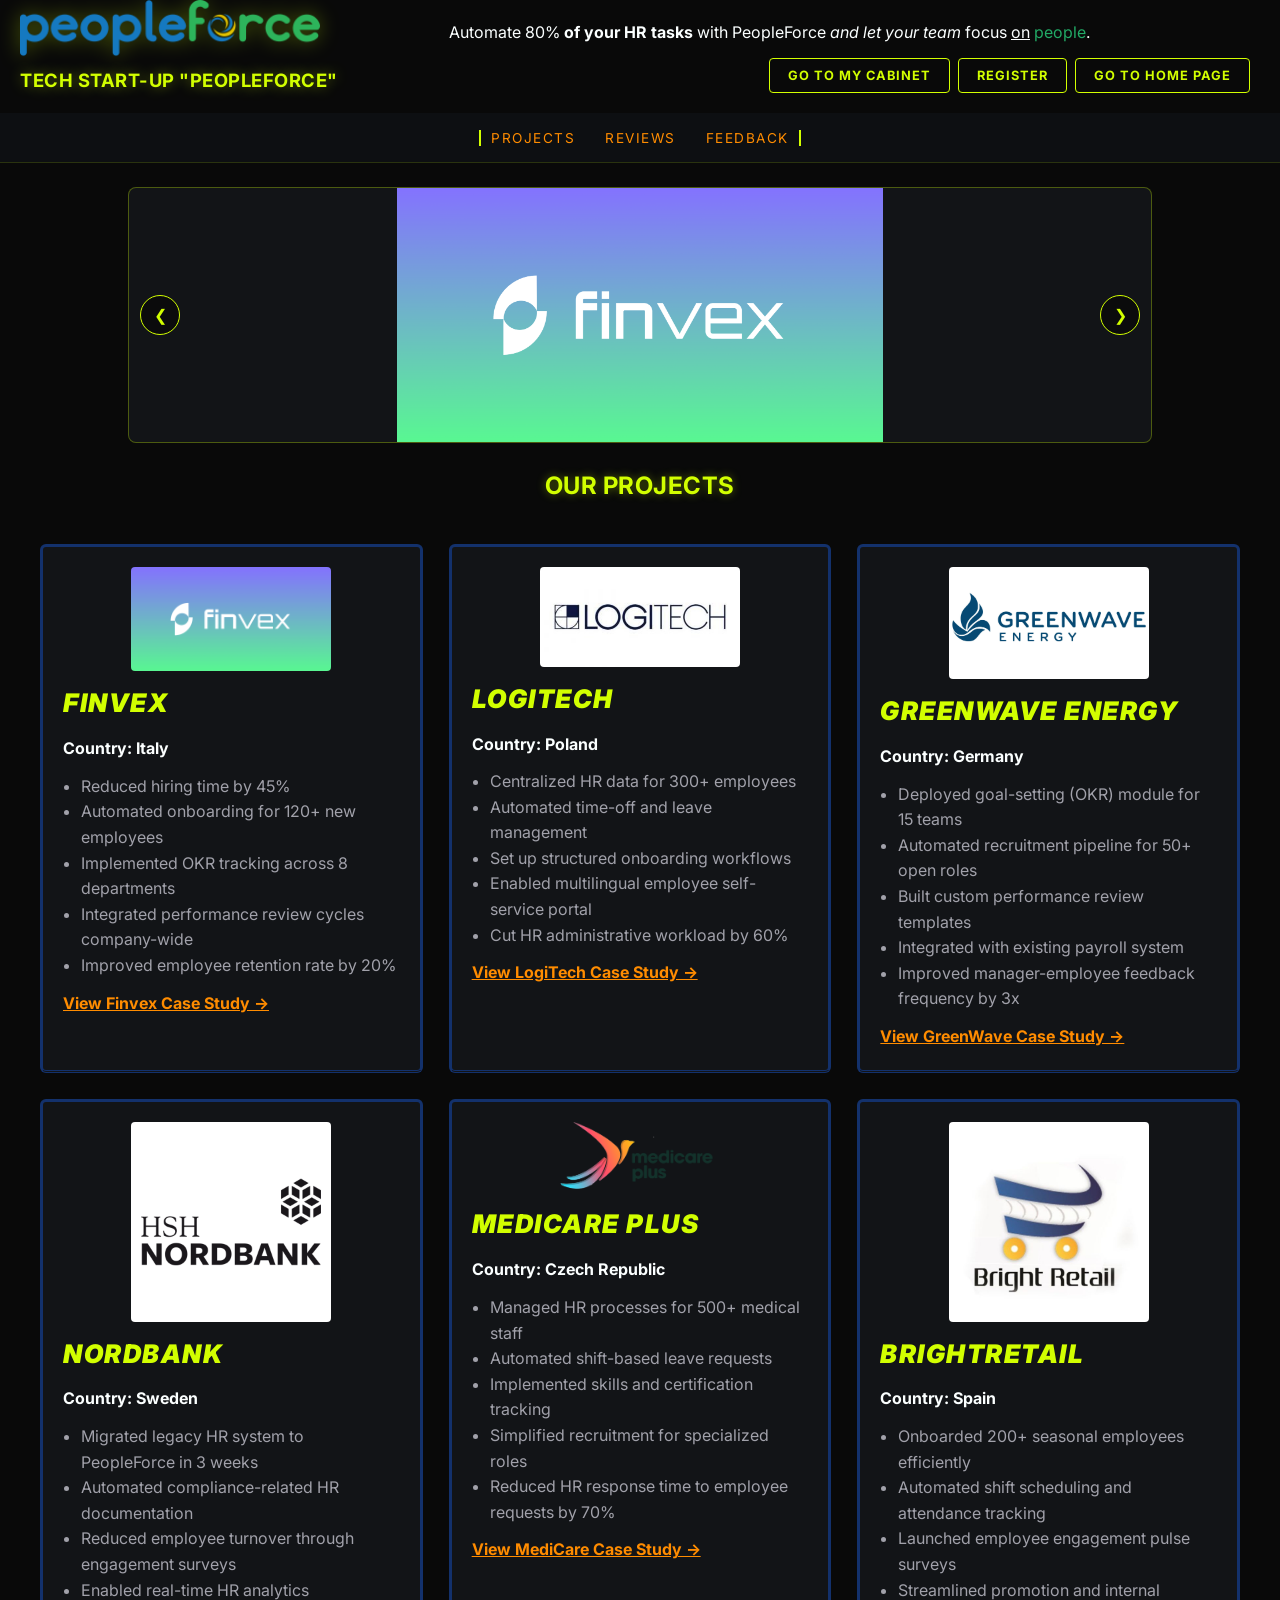
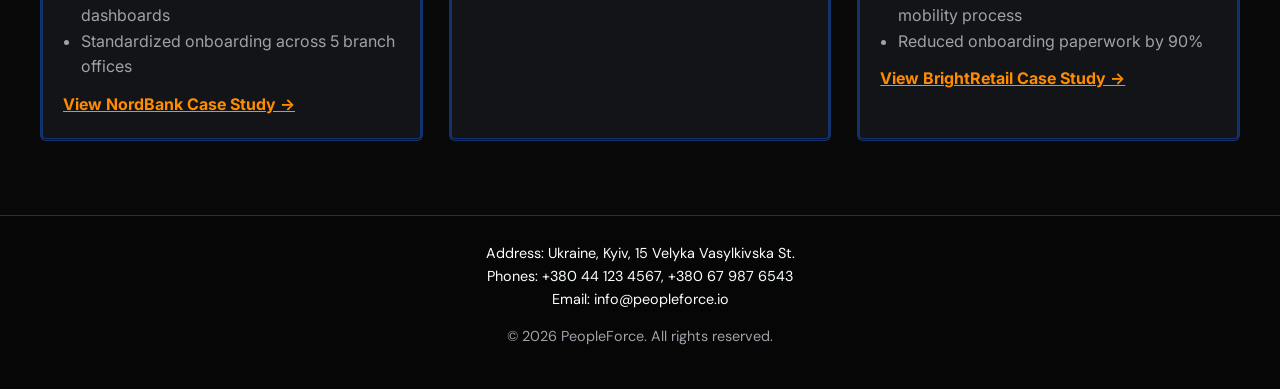
<file: lab4/projects.html>
<!DOCTYPE html>
<html lang="en">
<head>
    <meta charset="UTF-8">
    <meta name="viewport" content="width=device-width, initial-scale=1.0">
    <title>Projects - PeopleForce</title>
    <link rel="preconnect" href="https://fonts.googleapis.com">
    <link rel="preconnect" href="https://fonts.gstatic.com" crossorigin>
    <link href="https://fonts.googleapis.com/css2?family=DM+Sans:ital,opsz,wght@0,9..40,100..1000;1,9..40,100..1000&family=Inter:wght@100..900&display=swap" rel="stylesheet">
    <link rel="stylesheet" href="style.css">
    <script src="projects.js" defer></script>
</head>
<body class="page-projects">
    <header class="header" align="center">
        <div class="logo_container">
            <img src="peopleforce.png" alt="Logo" width="300" height="60">
            <div class="logo_text">
                <h1 style="color: rgb(37, 182, 87);">Tech Start-up "PeopleForce"</h1>
            </div>
        </div>
        <p>
            Automate 80%<b> of your HR tasks</b> with PeopleForce <i>and let </i>
            <em>your team </em>focus <u>on</u>
            <span style="color:#2a6;">people</span>.
        </p>
        <div class="nav-buttons">
            <a href="https://app.peopleforce.io/login" target="_blank"><button type="button">Go to My Cabinet</button></a>
            <a href="https://app.peopleforce.io/register" target="_blank"><button type="button">Register</button></a>
            <a href="index.html"><button type="button">Go to Home Page</button></a>
        </div>
    </header>
        
    <nav>
        <ul>
            <li><a href="projects.html">Projects</a></li>
            <li><a href="index.html#reviews">Reviews</a></li>
            <li><a href="feedback.html">Feedback</a></li>
        </ul>
    </nav>

    <section class="carousel" id="carousel">
        <button type="button" class="carousel-btn prev" id="prevBtn">&#10094;</button>
        <div class="carousel-window">
            <div class="carousel-track" id="track">
                <div class="slide"><img src="finvex.png" alt="Finvex"></div>
                <div class="slide"><img src="logitech.jpg" alt="LogiTech"></div>
                <div class="slide"><img src="greenwave.jpg" alt="GreenWave Energy"></div>
                <div class="slide"><img src="nordbank.png" alt="NordBank"></div>
                <div class="slide"><img src="medicare.png" alt="MediCare Plus"></div>
                <div class="slide"><img src="retail.jpg" alt="BrightRetail"></div>
            </div>
        </div>
        <button type="button" class="carousel-btn next" id="nextBtn">&#10095;</button>
    </section>

    <main>
        <h2 align="center">Our Projects</h2>
        <article class="project-card">
            <img src="finvex.png" alt="Finvex client project" width="200">
            <h3>Finvex</h3>
            <p>Country: Italy</p>
            <ul>
                <li>Reduced hiring time by 45%</li>
                <li>Automated onboarding for 120+ new employees</li>
                <li>Implemented OKR tracking across 8 departments</li>
                <li>Integrated performance review cycles company-wide</li>
                <li>Improved employee retention rate by 20%</li>
            </ul>
            <p><a href="https://example.com/case-finvex" target="_blank" class="project-link">View Finvex Case Study &rarr;</a></p>
        </article>
        <article class="project-card">
            <img src="logitech.jpg" alt="LogicTech client project" width="200">
            <h3>LogiTech</h3>
            <p>Country: Poland</p>
            <ul>
                <li>Centralized HR data for 300+ employees</li>
                <li>Automated time-off and leave management</li>
                <li>Set up structured onboarding workflows</li>
                <li>Enabled multilingual employee self-service portal</li>
                <li>Cut HR administrative workload by 60%</li>
            </ul>
            <p><a href="https://example.com/case-logitech" target="_blank" class="project-link">View LogiTech Case Study &rarr;</a></p>
        </article>
        <article class="project-card">
            <img src="greenwave.jpg" alt="GreenWave client project" width="200">
            <h3>GreenWave Energy</h3>
            <p>Country: Germany</p>
            <ul>
                <li>Deployed goal-setting (OKR) module for 15 teams</li>
                <li>Automated recruitment pipeline for 50+ open roles</li>
                <li>Built custom performance review templates</li>
                <li>Integrated with existing payroll system</li>
                <li>Improved manager-employee feedback frequency by 3x</li>
            </ul>
            <p><a href="https://example.com/case-greenwave" target="_blank" class="project-link">View GreenWave Case Study &rarr;</a></p>
        </article>
        <article class="project-card">
            <img src="nordbank.png" alt="NordBank client project" width="200">
            <h3>NordBank</h3>
            <p>Country: Sweden</p>
            <ul>
                <li>Migrated legacy HR system to PeopleForce in 3 weeks</li>
                <li>Automated compliance-related HR documentation</li>
                <li>Reduced employee turnover through engagement surveys</li>
                <li>Enabled real-time HR analytics dashboards</li>
                <li>Standardized onboarding across 5 branch offices</li>
            </ul>
            <p><a href="https://example.com/case-nordbank" target="_blank" class="project-link">View NordBank Case Study &rarr;</a></p>
        </article>
        <article class="project-card">
            <img src="medicare.png" alt="MediCare Plus client project" width="200">
            <h3>MediCare Plus</h3>
            <p>Country: Czech Republic</p>
            <ul>
                <li>Managed HR processes for 500+ medical staff</li>
                <li>Automated shift-based leave requests</li>
                <li>Implemented skills and certification tracking</li>
                <li>Simplified recruitment for specialized roles</li>
                <li>Reduced HR response time to employee requests by 70%</li>
            </ul>
            <p><a href="https://example.com/case-medicare" target="_blank" class="project-link">View MediCare Case Study &rarr;</a></p>
        </article>
        <article class="project-card">
            <img src="retail.jpg" alt="BrightRetail client project" width="200">
            <h3>BrightRetail</h3>
            <p>Country: Spain</p>
            <ul>
                <li>Onboarded 200+ seasonal employees efficiently</li>
                <li>Automated shift scheduling and attendance tracking</li>
                <li>Launched employee engagement pulse surveys</li>
                <li>Streamlined promotion and internal mobility process</li>
                <li>Reduced onboarding paperwork by 90%</li>
            </ul>
            <p><a href="https://example.com/case-brightretail" target="_blank" class="project-link">View BrightRetail Case Study &rarr;</a></p>
        </article>
    </main>

    <footer>
        <address>
            Address: Ukraine, Kyiv, 15 Velyka Vasylkivska St. <br>
            Phones: +380 44 123 4567, +380 67 987 6543 <br>
            Email: info@peopleforce.io
        </address>
        <p>&copy; 2026 PeopleForce. All rights reserved.</p>
    </footer>
</body>
</html>
</file>
<file: lab2/style.css>
/* Універсальний селектор */
* {
    box-sizing: border-box;
}

/* Селектор елементу */
body {
    margin: 0;
    font-family: 'Inter', -apple-system, BlinkMacSystemFont, 'SF Pro Display', sans-serif;
    background-color: #090909;
    color: #fbffff;
    line-height: 1.6;
}

/* Селектор групування */
h1, h2, h3 {
    font-family: inherit;
    letter-spacing: 0.5px;
    text-transform: uppercase;
    margin-top: 0;
}

/* Селектор елементу за наявністю атрибута  */
input[required],
select[required] {
    border-left: 3px solid #D2FF00;
}

/* Селектор атрибута з частковим входженням значення [атрибут*="значення"] */
a[href*="linkedin"] {
    color: #D2FF00;
    text-shadow: 0 0 8px rgba(210, 255, 0, 0.5);
    text-decoration: none;
}

/* Селектор за точним значенням атрибута [атрибут="значення"] */
input[type="email"] {
    background-color: #0d0f12;
}

/* Псевдокласи стану та структурні псевдокласи */
a:hover {
    color: #D2FF00;
}

/* Комбінатор «сусідній сестринський» (+) */
h2 + p {
    color: #D2FF00;
    font-size: 0.95rem;
    letter-spacing: 0.5px;
}

/* Комбінатор «загальний сестринський» (~) + Колір 2 (RGB) */
h2 ~ blockquote {
    background-color: rgba(210, 255, 0, 0.03);
    border-left: 3px solid rgb(210, 255, 0);
    padding: 12px 18px;
    margin: 14px 0;
    color: #fbffff;
    box-shadow: inset 0 0 10px rgba(210, 255, 0, 0.06);
}

/* Псевдоелемент ::first-letter */
article#about p.goal-description::first-letter {
    font-size: 180%;
    font-weight: 700;
    color: #D2FF00;
}


.header {
    position: relative;
    padding: 20px 30px 20px 340px;
    text-align: right; 
}


.logo_container {
    position: absolute;
    top: 0;
    left: 20px;
    z-index: 50;
    text-align: left;
}

.logo_container h1 {
    color: #D2FF00 !important;
    text-shadow: 0 0 14px rgba(210, 255, 0, 0.45);
    margin: 6px 0 0 0;
    font-size: 1.15rem;
}

/* трансформація логотипа при наведенні */
.logo_container img {
    max-width: 100%;
    height: auto;
    display: block;
    transition: transform 0.4s ease;
    filter: drop-shadow(0 0 10px rgba(210, 255, 0, 0.35));
}

.logo_container img:hover {
    transform: rotate(-3deg) scale(1.04);
}

/* Текст опису справа */
.header p {
    color: #fbffff;
    margin: 0 0 12px 0;
    text-align: right;
    max-width: 750px;
}

/* Контейнер кнопок справа */
.nav-buttons {
    display: flex;
    justify-content: flex-end;
    gap: 8px;
}

/* Кнопки - перехід за 3 властивостями + анімація  */
.nav-buttons button {
    padding: 9px 18px;
    margin: 0;
    background-color: transparent;
    border: 1px solid #D2FF00;
    border-radius: 4px;
    color: #D2FF00;
    font-family: inherit;
    font-weight: 700;
    text-transform: uppercase;
    font-size: 0.8rem;
    letter-spacing: 1px;
    cursor: pointer;
    transition: background-color 0.3s ease, box-shadow 0.3s ease, transform 0.3s ease;
}

.nav-buttons button:hover {
    background-color: #D2FF00;
    color: #090909;
    box-shadow: 0 0 16px rgba(210, 255, 0, 0.7);
    animation: techPulse 1.2s infinite alternate;
}

@keyframes techPulse {
    from {
        transform: scale(1);
    }
    to {
        transform: scale(1.05);
    }
}

nav {
    position: sticky;
    top: 0;
    z-index: 40;
}

/* комбінатор дочірнього елемента (>) */
nav > ul {
    list-style: none;
    display: flex;
    justify-content: center;
    gap: 30px;
    margin: 0;
    padding: 12px 20px;
    background-color: #0d0f12;
    border-bottom: 1px solid rgba(210, 255, 0, 0.15);
}

/* комбінатор "пробіл" (нащадок) */
nav ul li a {
    color: #a1a1aa;
    text-decoration: none;
    font-family: inherit;
    font-size: 0.85rem;
    text-transform: uppercase;
    letter-spacing: 1.5px;
    transition: color 0.3s ease, text-shadow 0.3s ease;
}

nav ul li a:hover {
    color: #D2FF00;
    text-shadow: 0 0 10px rgba(210, 255, 0, 0.6);
}

/* Псевдокласи :first-child та :last-child */
nav ul li:first-child a {
    border-left: 2px solid #D2FF00;
    padding-left: 10px;
}

nav ul li:last-child a {
    border-right: 2px solid #D2FF00;
    padding-right: 10px;
}

footer {
    font-family: 'DM Sans', sans-serif;
    background-color: #060606;
    border-top: 1px solid rgba(210, 255, 0, 0.2);
    padding: 26px 20px;
    text-align: center;
    font-size: 0.9rem;
    margin-top: 50px;
    color: #a1a1aa;
}

footer address {
    font-family: inherit;
    font-style: normal;
    color: #fbffff;
}

/* сторінка «проєкти» */
body.page-projects .logo_container {
    position: fixed;
    top: 0;
    left: 20px;
    z-index: 100; /* Робить шар найвищим */
}


body.page-projects main {
    display: grid;
    grid-template-columns: repeat(auto-fit, minmax(290px, 1fr));
    gap: 26px;
    padding: 24px 40px;
}

body.page-projects h2[align="center"] {
    grid-column: 1 / -1;
    color: #D2FF00;
    text-shadow: 0 0 10px rgba(210, 255, 0, 0.4);
    margin-bottom: 12px;
}

/* Картка проєкту */
.project-card {
    background-color: #121417;
    padding: 20px;
    border-style: solid solid double solid; /* нижня межа подвійна (вверх право низ ліво) */
    border-color: hsl(220, 70%, 25%);
    border-width: medium; /* товщина середня */
    border-radius: 6px;
    display: flex;
    flex-direction: column;
    gap: 12px;
    transition: transform 0.3s ease, box-shadow 0.3s ease;
}

/* Картка проєкту при наведенні */
.project-card:hover {
    transform: translateY(-4px);
    box-shadow: 0 10px 24px rgba(210, 255, 0, 0.12);
}

/* Назва проєкту */
.project-card h3 {
    font-weight: 900;
    font-size: 1.6em;
    font-style: italic;
    color: #D2FF00;
    letter-spacing: 1.5px;
    margin: 0;
}

/* Анімація фото до чорно-білого*/
.project-card img {
    align-self: center;
    border-radius: 4px;
    filter: grayscale(0%);
    transition: filter 0.6s ease-in-out;
}

.project-card img:hover {
    filter: grayscale(100%);
}

.project-card p {
    margin: 0;
    color: #fbffff;
    font-weight: 700;
}

.project-card ul {
    margin: 0;
    padding-left: 18px;
    color: #a1a1aa;
}

/* Невідвідані посилання */
body.page-projects a:link {
    color: darkorange;
}

/* Відвідані посилання */
body.page-projects a:visited {
    color: #71717a;
}

/* сторінка зворотній зв'язок */
body.page-feedback main {
    max-width: 60%;
    margin: 30px auto;
    padding: 0 20px;
}

body.page-feedback h2 {
    color: #D2FF00;
    text-shadow: 0 0 10px rgba(210, 255, 0, 0.4);
}

/* шикує секції у стовпчик на всю ширину */
body.page-feedback form {
    display: flex;
    flex-flow: column nowrap;
    align-items: stretch;
    gap: 20px;
}

/* містить усі 4 обов'язкові властивості з методички */
body.page-feedback fieldset {
    display: flex;
    flex-flow: row wrap;
    justify-content: space-between;
    align-items: center;
    align-content: space-around;
    gap: 16px;
    background-color: #121417;
    border: 1px solid rgba(210, 255, 0, 0.25);
    border-radius: 8px;
    padding: 20px;
}

body.page-feedback legend {
    color: #D2FF00;
    text-transform: uppercase;
    font-size: 0.85rem;
    padding: 0 8px;
}

/* Ім'я займає більше вільного місця і рівняється по верху */
body.page-feedback .field-fullname {
    flex-grow: 2;
    align-self: flex-start;
}

/* Email стискається при потребі швидше */
body.page-feedback .field-email {
    flex-grow: 1;
    flex-shrink: 2;
}

/* Вік явно задаю порядок */
body.page-feedback .field-age {
    flex-grow: 1;
    order: 3;
}

/* розтягуються на окремий повний рядок */
body.page-feedback .field-education,
body.page-feedback .field-interests {
    width: 100%;
    border-top: 1px dashed rgba(210, 255, 0, 0.2);
    padding-top: 10px;
}

/* оформлення полів вводу та кнопки */
body.page-feedback input[type="text"],
body.page-feedback input[type="email"],
body.page-feedback input[type="number"],
body.page-feedback select,
body.page-feedback textarea {
    width: 100%;
    background-color: #090909;
    border: 1px solid rgba(210, 255, 0, 0.3);
    border-radius: 4px;
    padding: 8px 10px;
    color: #fbffff;
    outline: none;
}

body.page-feedback input:focus,
body.page-feedback select:focus,
body.page-feedback textarea:focus {
    border-color: #D2FF00;
}

body.page-feedback button[type="submit"] {
    background-color: #D2FF00;
    color: #090909;
    border: none;
    border-radius: 4px;
    padding: 10px 24px;
    font-weight: 700;
    text-transform: uppercase;
    cursor: pointer;
    align-self: flex-start; /* Кнопка не розтягується на всю ширину форми */
}
</file>
<file: lab4/style.css>
/* Універсальний селектор */
* {
    box-sizing: border-box;
}

/* Селектор елементу */
body {
    margin: 0;
    font-family: 'Inter', -apple-system, BlinkMacSystemFont, 'SF Pro Display', sans-serif;
    background-color: #090909;
    color: #fbffff;
    line-height: 1.6;
}

/* Селектор групування */
h1, h2, h3 {
    font-family: inherit;
    letter-spacing: 0.5px;
    text-transform: uppercase;
    margin-top: 0;
}

/* Селектор елементу за наявністю атрибута  */
input[required],
select[required] {
    border-left: 3px solid #D2FF00;
}

/* Селектор атрибута з частковим входженням значення */
a[href*="linkedin"] {
    color: #D2FF00;
    text-shadow: 0 0 8px rgba(210, 255, 0, 0.5);
    text-decoration: none;
}

/* Селектор за точним значенням атрибута [атрибут="значення"] */
input[type="email"] {
    background-color: #0d0f12;
}

/* Псевдокласи стану та структурні псевдокласи */
a:hover {
    color: #D2FF00;
}

/* Комбінатор «сусідній сестринський» (+) */
h2 + p {
    color: #D2FF00;
    font-size: 0.95rem;
    letter-spacing: 0.5px;
}

/* Комбінатор «загальний сестринський» */
h2 ~ blockquote {
    background-color: rgba(210, 255, 0, 0.03);
    border-left: 3px solid rgb(210, 255, 0);
    padding: 12px 18px;
    margin: 14px 0;
    color: #fbffff;
    box-shadow: inset 0 0 10px rgba(210, 255, 0, 0.06);
}

/* Псевдоелемент ::first-letter */
article#about p.goal-description::first-letter {
    font-size: 180%;
    font-weight: 700;
    color: #D2FF00;
}


.header {
    position: relative;
    padding: 20px 30px 20px 340px;
    text-align: right; 
}


.logo_container {
    position: absolute;
    top: 0;
    left: 20px;
    z-index: 50;
    text-align: left;
}

.logo_container h1 {
    color: #D2FF00 !important;
    text-shadow: 0 0 14px rgba(210, 255, 0, 0.45);
    margin: 6px 0 0 0;
    font-size: 1.15rem;
}

/* трансформація логотипа при наведенні */
.logo_container img {
    max-width: 100%;
    height: auto;
    display: block;
    transition: transform 0.4s ease;
    filter: drop-shadow(0 0 10px rgba(210, 255, 0, 0.35));
}

.logo_container img:hover {
    transform: rotate(-3deg) scale(1.04);
}

/* Текст опису справа */
.header p {
    color: #fbffff;
    margin: 0 0 12px 0;
    text-align: right;
    max-width: 750px;
}

/* Контейнер кнопок справа */
.nav-buttons {
    display: flex;
    justify-content: flex-end;
    gap: 8px;
}

/* Кнопки - перехід за 3 властивостями + анімація  */
.nav-buttons button {
    padding: 9px 18px;
    margin: 0;
    background-color: transparent;
    border: 1px solid #D2FF00;
    border-radius: 4px;
    color: #D2FF00;
    font-family: inherit;
    font-weight: 700;
    text-transform: uppercase;
    font-size: 0.8rem;
    letter-spacing: 1px;
    cursor: pointer;
    transition: background-color 0.3s ease, box-shadow 0.3s ease, transform 0.3s ease;
}

.nav-buttons button:hover {
    background-color: #D2FF00;
    color: #090909;
    box-shadow: 0 0 16px rgba(210, 255, 0, 0.7);
    animation: techPulse 1.2s infinite alternate;
}

@keyframes techPulse {
    from {
        transform: scale(1);
    }
    to {
        transform: scale(1.05);
    }
}

nav {
    position: sticky;
    top: 0;
    z-index: 40;
}

/* комбінатор дочірнього елемента (>) */
nav > ul {
    list-style: none;
    display: flex;
    justify-content: center;
    gap: 30px;
    margin: 0;
    padding: 12px 20px;
    background-color: #0d0f12;
    border-bottom: 1px solid rgba(210, 255, 0, 0.15);
}

/* комбінатор "пробіл" (нащадок) */
nav ul li a {
    color: #a1a1aa;
    text-decoration: none;
    font-family: inherit;
    font-size: 0.85rem;
    text-transform: uppercase;
    letter-spacing: 1.5px;
    transition: color 0.3s ease, text-shadow 0.3s ease;
}

nav ul li a:hover {
    color: #D2FF00;
    text-shadow: 0 0 10px rgba(210, 255, 0, 0.6);
}

/* Псевдокласи :first-child та :last-child */
nav ul li:first-child a {
    border-left: 2px solid #D2FF00;
    padding-left: 10px;
}

nav ul li:last-child a {
    border-right: 2px solid #D2FF00;
    padding-right: 10px;
}

footer {
    font-family: 'DM Sans', sans-serif;
    background-color: #060606;
    border-top: 1px solid rgba(210, 255, 0, 0.2);
    padding: 26px 20px;
    text-align: center;
    font-size: 0.9rem;
    margin-top: 50px;
    color: #a1a1aa;
}

footer address {
    font-family: inherit;
    font-style: normal;
    color: #fbffff;
}

body.page-projects main {
    display: grid;
    grid-template-columns: repeat(auto-fit, minmax(290px, 1fr));
    gap: 26px;
    padding: 24px 40px;
}

body.page-projects h2[align="center"] {
    grid-column: 1 / -1;
    color: #D2FF00;
    text-shadow: 0 0 10px rgba(210, 255, 0, 0.4);
    margin-bottom: 12px;
}

.project-card {
    background-color: #121417;
    padding: 20px;
    border-style: solid solid double solid; /* нижня межа подвійна (вверх право низ ліво) */
    border-color: hsl(220, 70%, 25%);
    border-width: medium; /* товщина середня */
    border-radius: 6px;
    display: flex;
    flex-direction: column;
    gap: 12px;
    transition: transform 0.3s ease, box-shadow 0.3s ease;
}

/* картка при наведенні */
.project-card:hover {
    transform: translateY(-4px);
    box-shadow: 0 10px 24px rgba(210, 255, 0, 0.12);
}

.project-card h3 {
    font-weight: 900;
    font-size: 1.6em;
    font-style: italic;
    color: #D2FF00;
    letter-spacing: 1.5px;
    margin: 0;
}

/* анімація чорно-білого*/
.project-card img {
    align-self: center;
    border-radius: 4px;
    filter: grayscale(0%);
    transition: filter 0.6s ease-in-out;
}

.project-card img:hover {
    filter: grayscale(100%);
}

.project-card p {
    margin: 0;
    color: #fbffff;
    font-weight: 700;
}

.project-card ul {
    margin: 0;
    padding-left: 18px;
    color: #a1a1aa;
}

/* невідвідані посилання */
body.page-projects a:link {
    color: darkorange;
}

/* відвідані посилання */
body.page-projects a:visited {
    color: #71717a;
}

body.page-feedback main {
    max-width: 60%;
    margin: 30px auto;
    padding: 0 20px;
}

body.page-feedback h2 {
    color: #D2FF00;
    text-shadow: 0 0 10px rgba(210, 255, 0, 0.4);
}

body.page-feedback form {
    display: flex;
    flex-flow: column nowrap;
    align-items: stretch;
    gap: 20px;
}

body.page-feedback fieldset {
    display: flex;
    flex-flow: row wrap;
    justify-content: space-between;
    align-items: center;
    align-content: space-around;
    gap: 16px;
    background-color: #121417;
    border: 1px solid rgba(210, 255, 0, 0.25);
    border-radius: 8px;
    padding: 20px;
}

body.page-feedback legend {
    color: #D2FF00;
    text-transform: uppercase;
    font-size: 0.85rem;
    padding: 0 8px;
}

body.page-feedback .field-fullname {
    flex-grow: 2;
    align-self: flex-start;
}

body.page-feedback .field-email {
    flex-grow: 1;
    flex-shrink: 2;
}

body.page-feedback .field-age {
    flex-grow: 1;
    order: 3;
}

/* розтягуються на окремий повний рядок */
body.page-feedback .field-education,
body.page-feedback .field-interests {
    width: 100%;
    border-top: 1px dashed rgba(210, 255, 0, 0.2);
    padding-top: 10px;
}

/* оформлення полів вводу та кнопки */
body.page-feedback input[type="text"],
body.page-feedback input[type="email"],
body.page-feedback input[type="number"],
body.page-feedback select,
body.page-feedback textarea {
    width: 100%;
    background-color: #090909;
    border: 1px solid rgba(210, 255, 0, 0.3);
    border-radius: 4px;
    padding: 8px 10px;
    color: #fbffff;
    outline: none;
}

body.page-feedback input:focus,
body.page-feedback select:focus,
body.page-feedback textarea:focus {
    border-color: #D2FF00;
}

body.page-feedback button[type="submit"] {
    background-color: #D2FF00;
    color: #090909;
    border: none;
    border-radius: 4px;
    padding: 10px 24px;
    font-weight: 700;
    text-transform: uppercase;
    cursor: pointer;
    align-self: flex-start; 
}

/* поле "детально" */
body.page-feedback .details-wrap {
    position: relative;  
    width: 65%;     
}

/* підказка праворуч від поля */
body.page-feedback .details-tooltip {
    position: absolute;
    left: 100%;
    top: 0;
    margin-left: 14px;
    width: 220px;
    padding: 10px 12px;
    background-color: #D2FF00;
    color: #090909;
    border-radius: 6px;
    font-size: 0.85rem;
    font-weight: 600;
}

.logo_container h1 {
    font-weight: 700;
}

#motto {
    font-size: 0.9rem;
    max-width: 480px;
    min-height: 3.5em;
    margin-top: 4px;
}

#motto::after {
    content: "|";
    margin-left: 2px;
    animation: blink 0.8s infinite;
}

@keyframes blink {
    50% { opacity: 0; }
}

body.page-home .header {
    min-height: 170px;
}

/* Карусель */
body.page-projects .carousel {
    position: relative;
    width: 80%;
    margin: 24px auto 0;          /* по центру */
}

/* Вікно: висота не більше 20% від ширини вікна перегляду */
body.page-projects .carousel-window {
    overflow: hidden;
    height: 20vw;
    max-height: 20vw;
    background-color: #121417;
    border: 1px solid rgba(210, 255, 0, 0.3);
    border-radius: 8px;
}

/* Стрічка зі слайдами */
body.page-projects .carousel-track {
    display: flex;
    height: 100%;
    transition: transform 0.6s ease-in-out;
}

body.page-projects .slide {
    flex: 0 0 100%;               /* кожен слайд = ширина вікна */
    height: 100%;
}

body.page-projects .slide img {
    width: 100%;
    height: 100%;
    object-fit: contain;          /* зображення вміщується повністю */
}

/* Кнопки */
body.page-projects .carousel-btn {
    position: absolute;
    top: 50%;
    transform: translateY(-50%);
    z-index: 5;
    width: 40px;
    height: 40px;
    background-color: rgba(9, 9, 9, 0.75);
    color: #D2FF00;
    border: 1px solid #D2FF00;
    border-radius: 50%;
    font-size: 1rem;
    cursor: pointer;
    transition: background-color 0.3s ease, color 0.3s ease;
}

body.page-projects .carousel-btn:hover {
    background-color: #D2FF00;
    color: #090909;
}

body.page-projects .carousel-btn.prev { left: 12px; }
body.page-projects .carousel-btn.next { right: 12px; }
</file>
